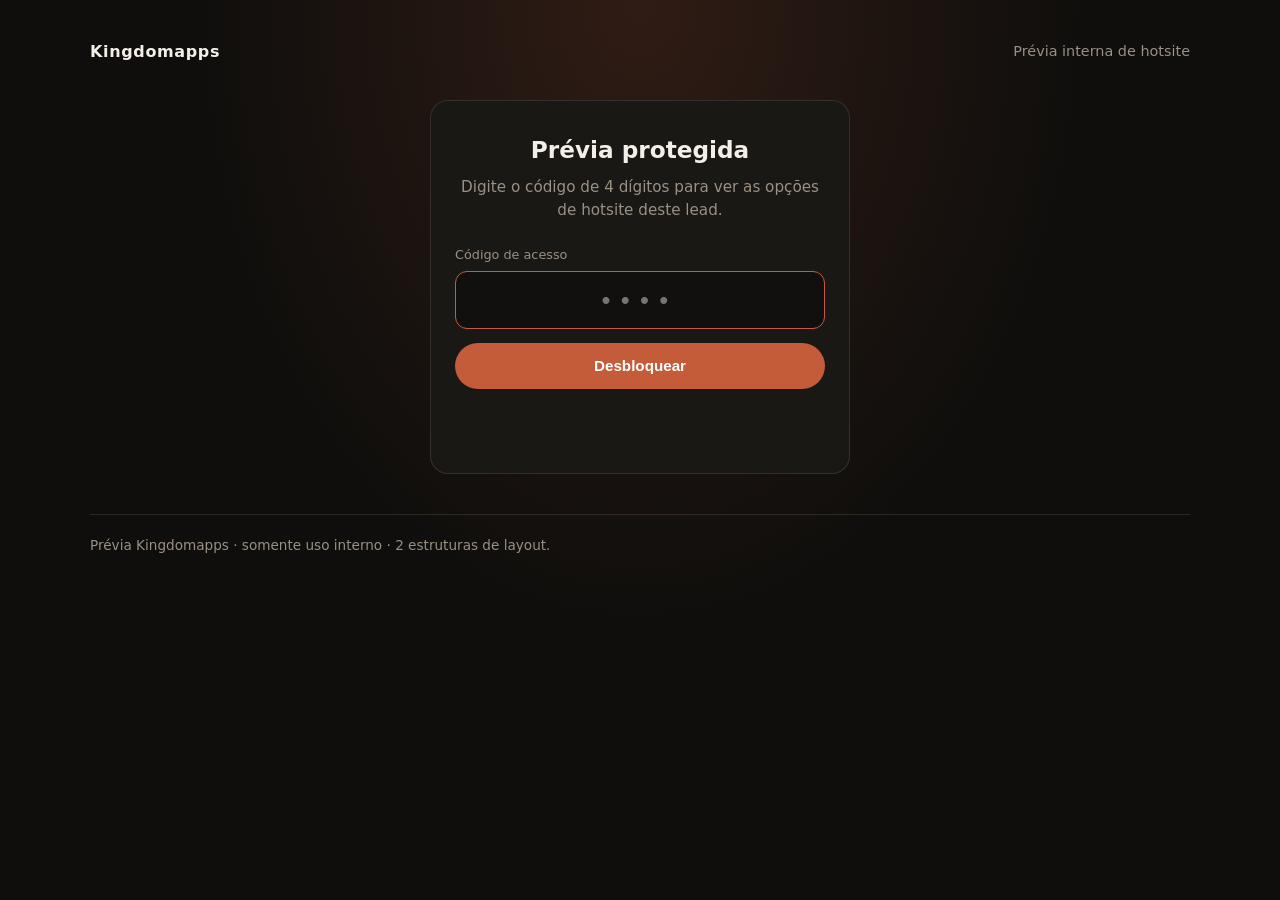
<file: index.html>
<!DOCTYPE html>
<html lang="pt-BR">
<head>
  <meta charset="UTF-8" />
  <meta name="viewport" content="width=device-width, initial-scale=1" />
  <meta name="robots" content="noindex, nofollow" />
  <title>Kingdomapps · Prévia Dona Chocólatra</title>
  <link rel="stylesheet" href="gate.css" />
</head>
<body>
  <div class="shell">
    <div class="brand-row">
      <strong>Kingdomapps</strong>
      <span>Prévia interna de hotsite</span>
    </div>

    <!-- Locked state: no version paths, names, links or iframes -->
    <section id="lock" class="lock" aria-labelledby="lock-title">
      <h1 id="lock-title">Prévia protegida</h1>
      <p>Digite o código de 4 dígitos para ver as opções de hotsite deste lead.</p>
      <form id="pin-form" autocomplete="off">
        <label for="pin-input">Código de acesso</label>
        <input
          id="pin-input"
          name="pin"
          type="password"
          inputmode="numeric"
          pattern="[0-9]*"
          maxlength="4"
          placeholder="••••"
          required
          autofocus
        />
        <button type="submit">Desbloquear</button>
        <p class="err" id="pin-err" role="alert"></p>
      </form>
    </section>

    <!-- Unlocked: populated only by gate.js after auth -->
    <section id="gallery" class="hidden" aria-labelledby="gallery-title">
      <div class="toolbar">
        <button type="button" id="logout">Bloquear de novo</button>
      </div>
      <div class="gallery-head">
        <h1 id="gallery-title">Dona Chocólatra</h1>
        <p>Mesmo conteúdo nas duas versões — muda a estrutura do layout (composição, ordem e tratamento das seções). Abra em nova aba para navegar com calma.</p>
      </div>
      <div class="cards" id="cards"></div>
    </section>

    <footer>
      Prévia Kingdomapps · somente uso interno · 2 estruturas de layout.</footer>
  </div>
  <script src="gate.js"></script>
</body>
</html>
</file>
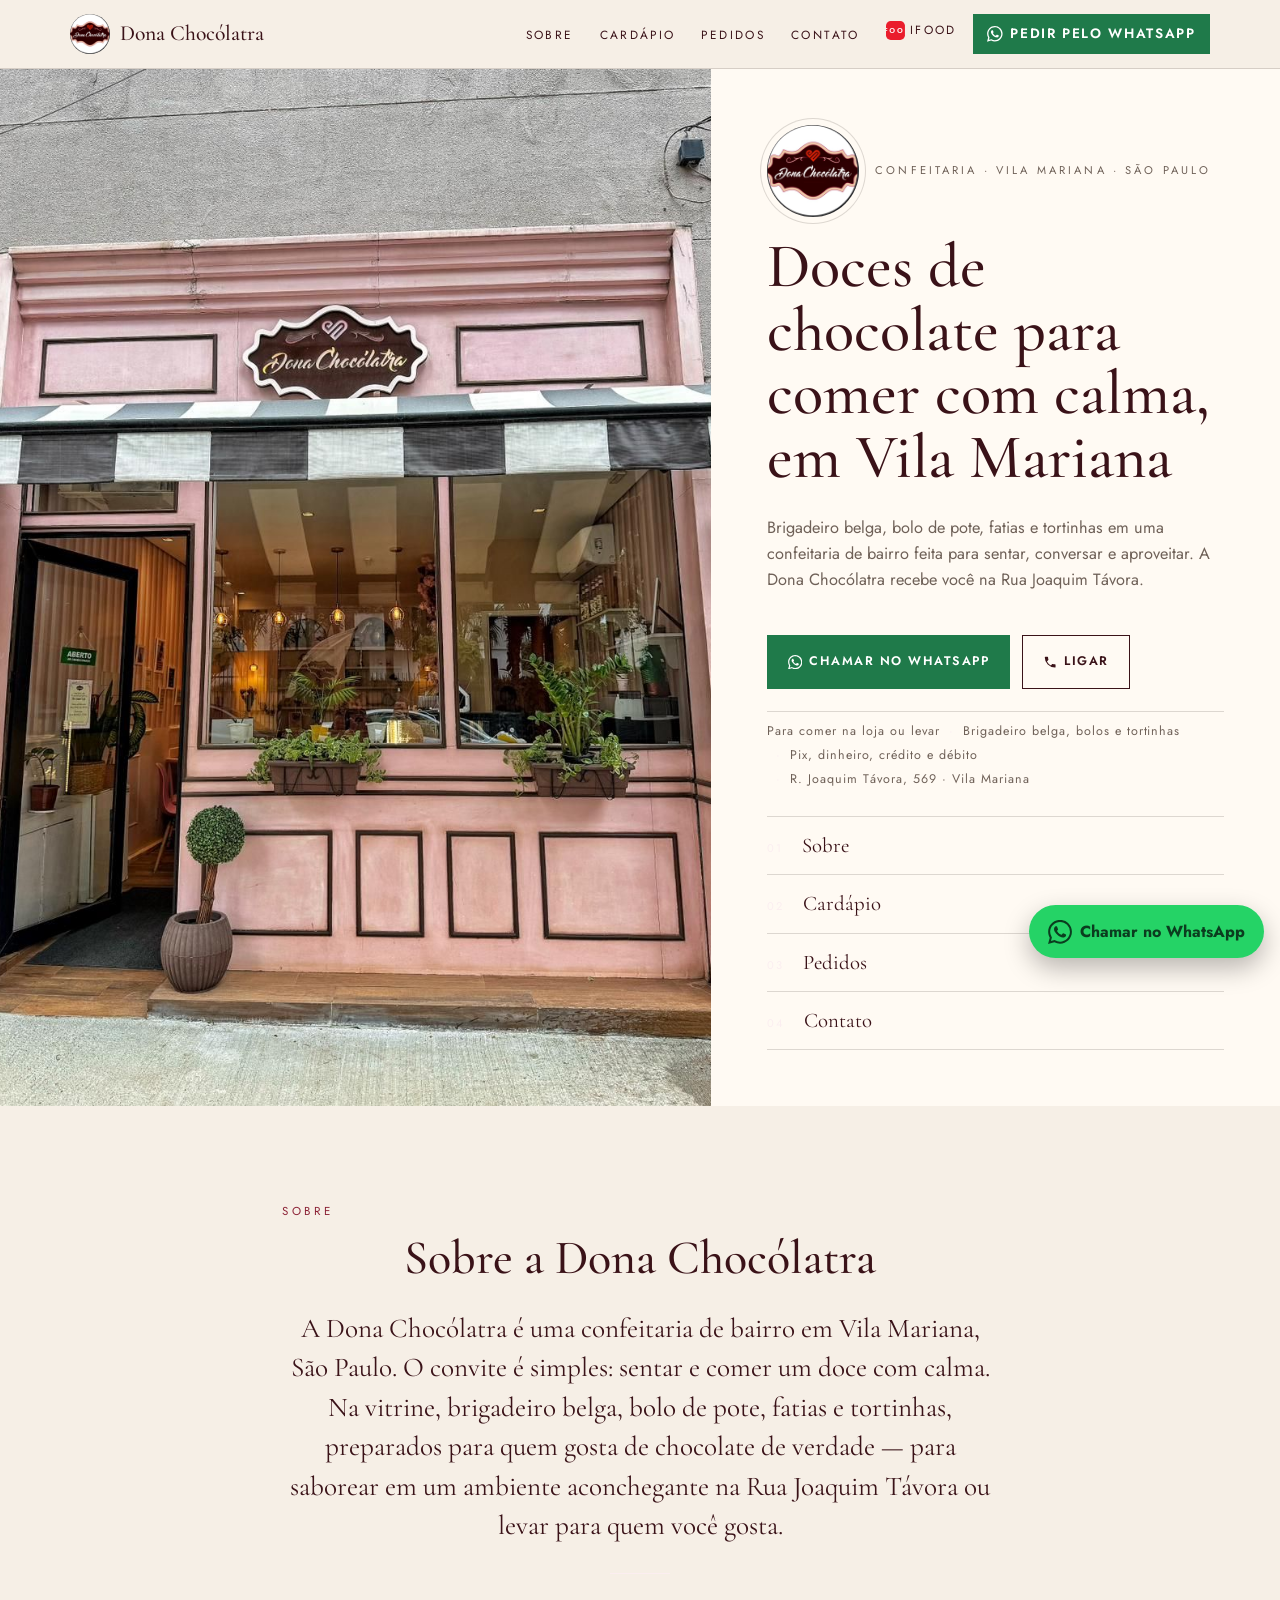
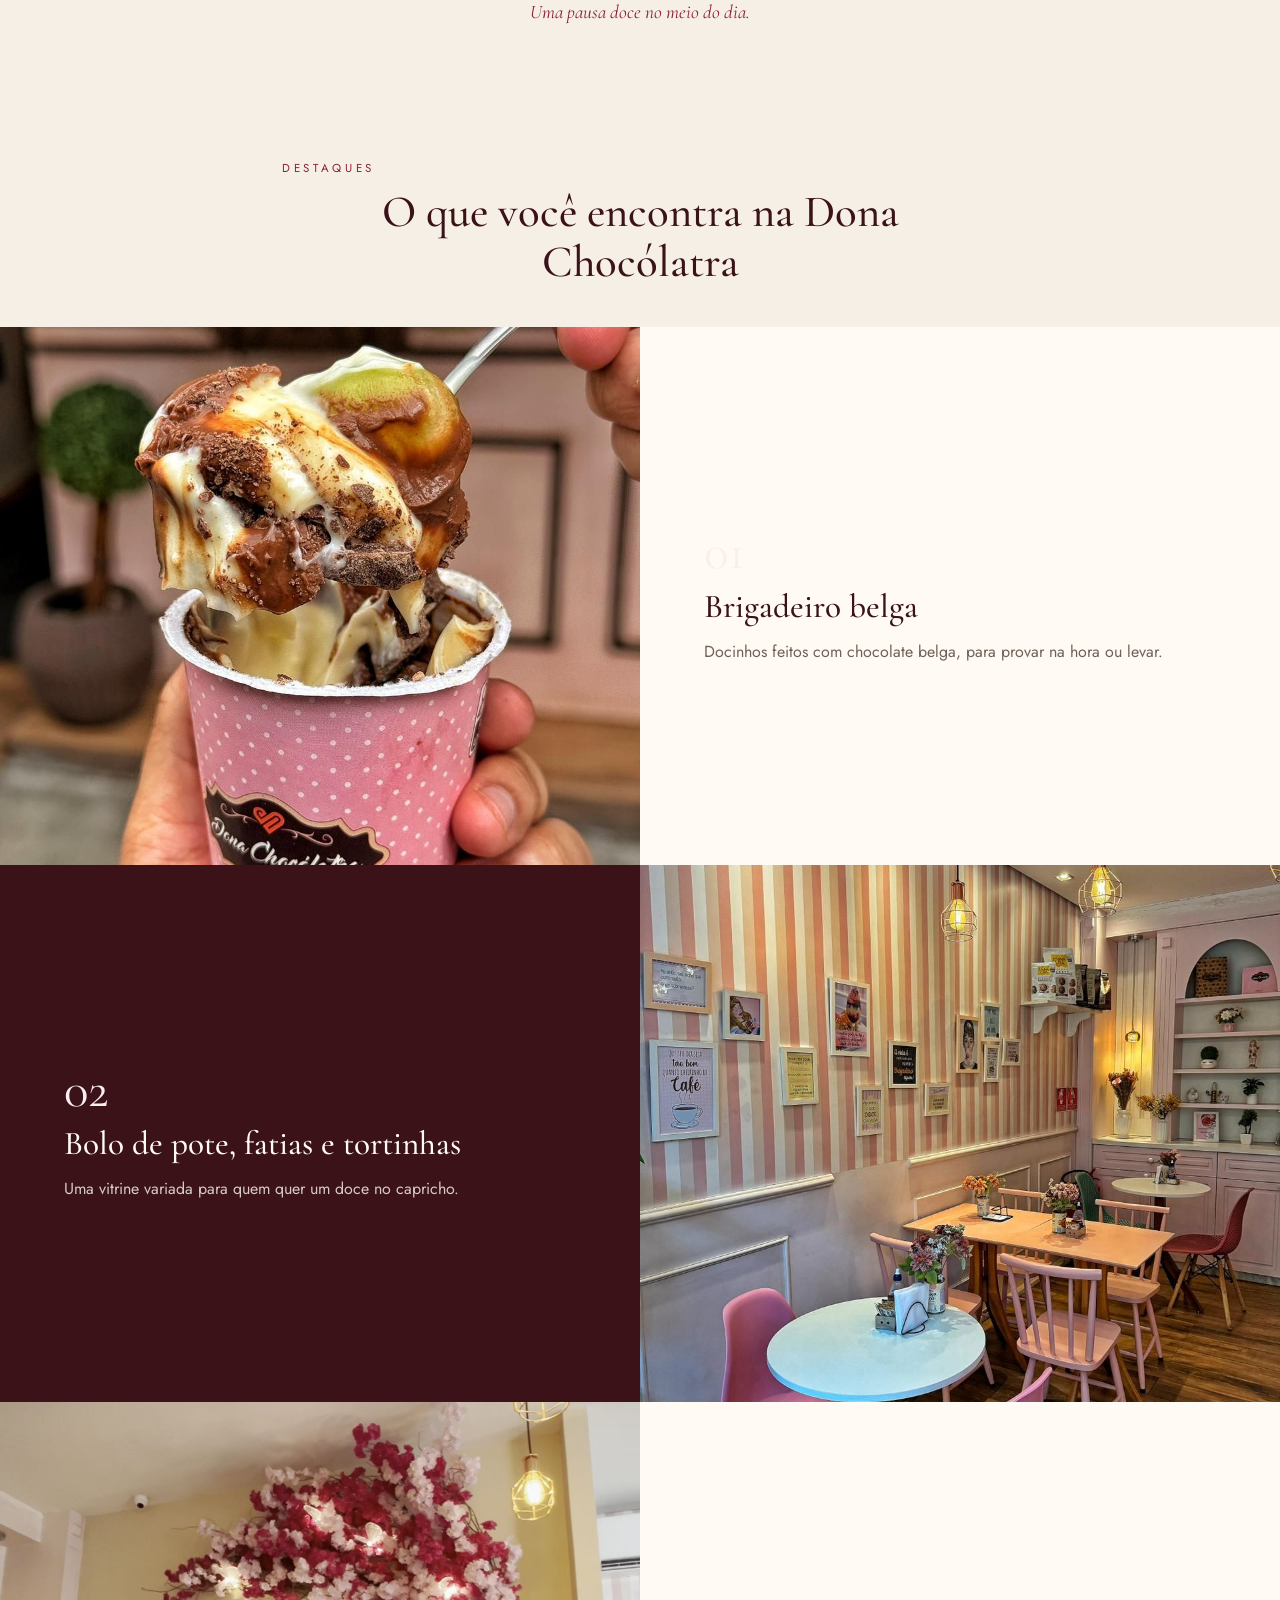
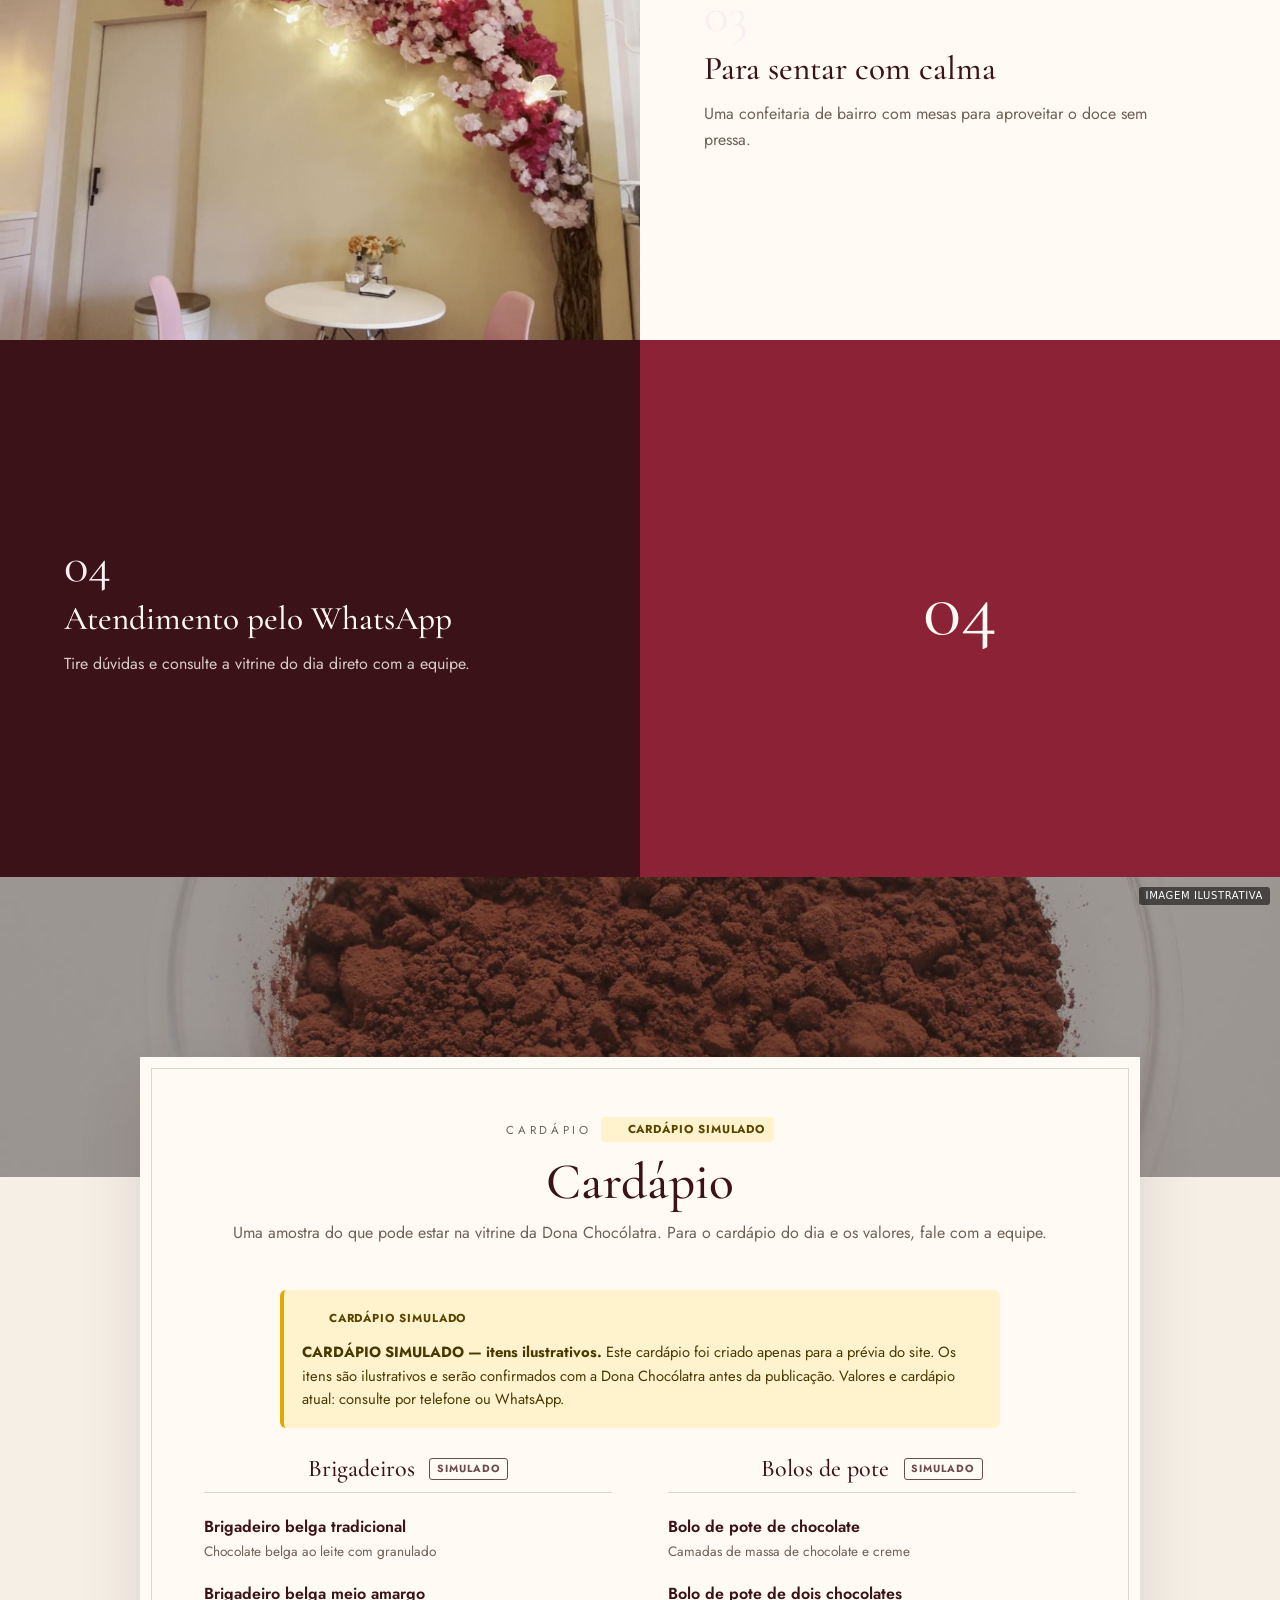
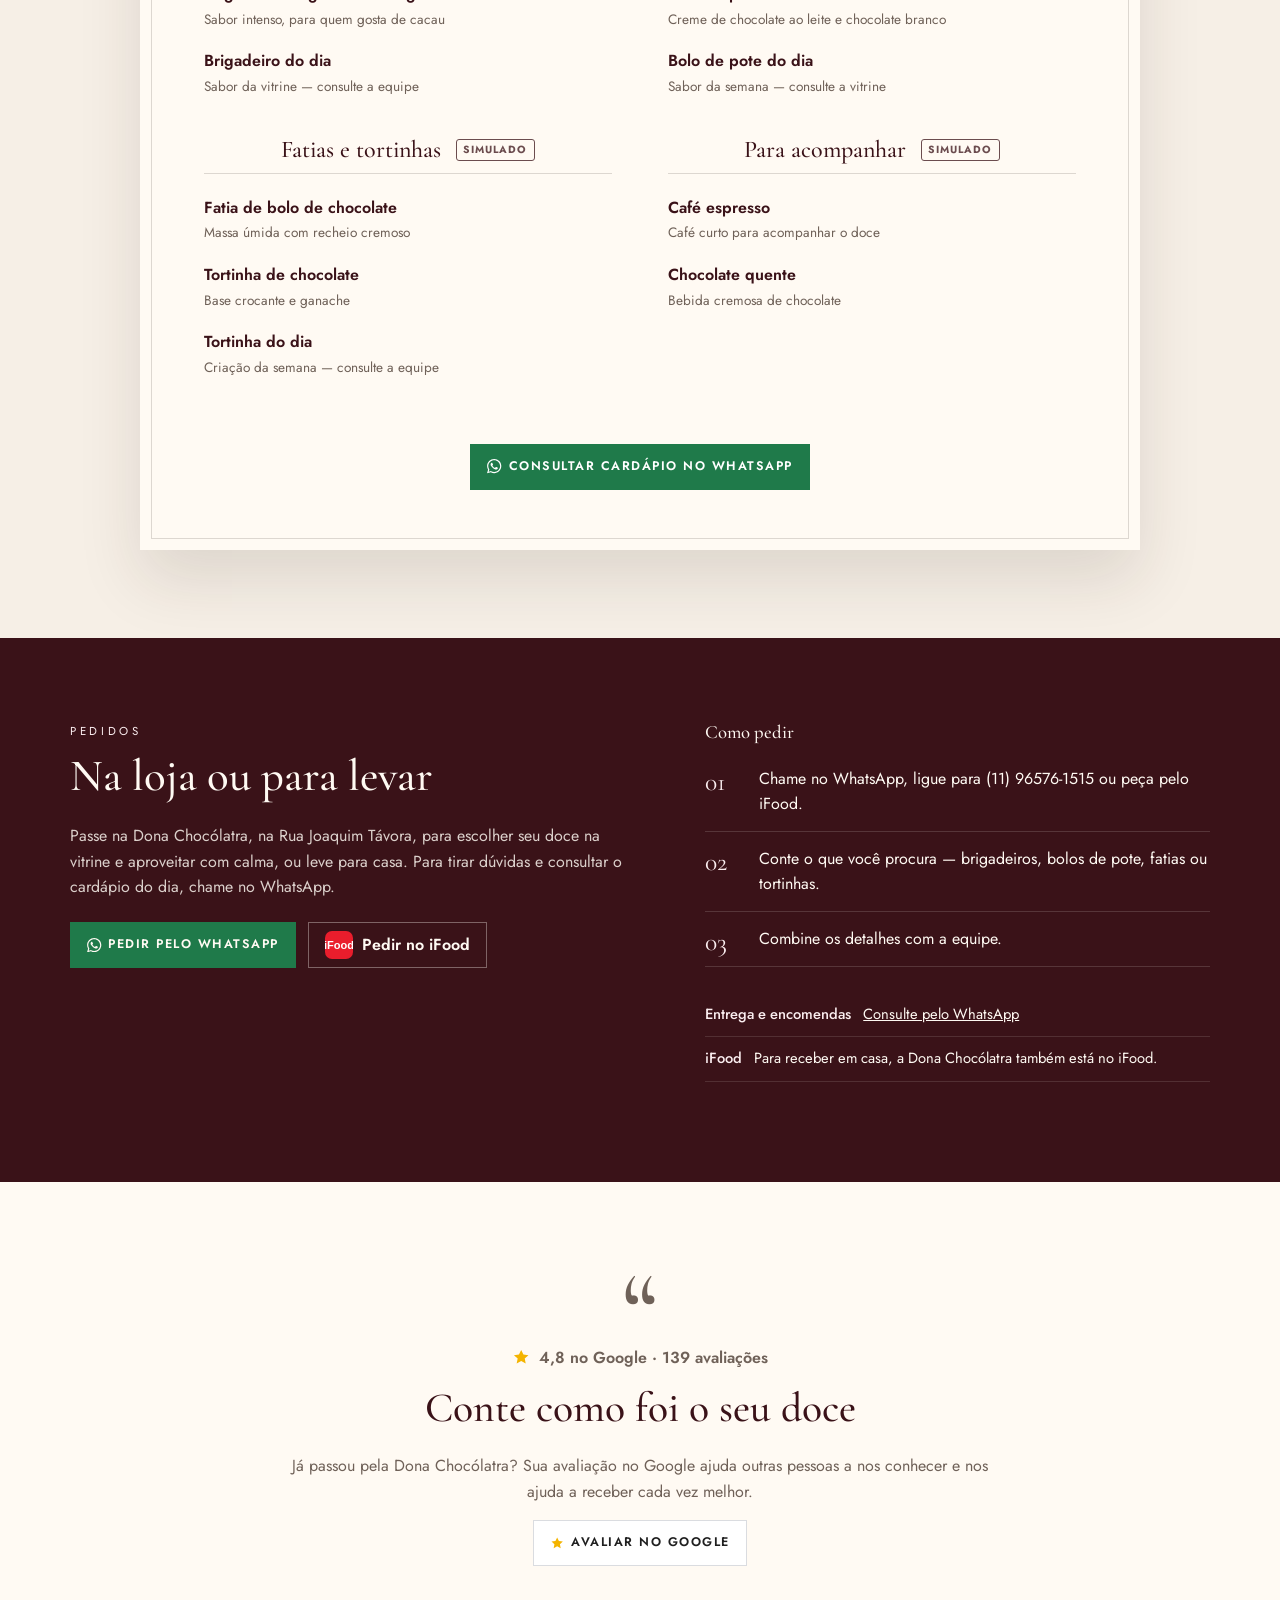
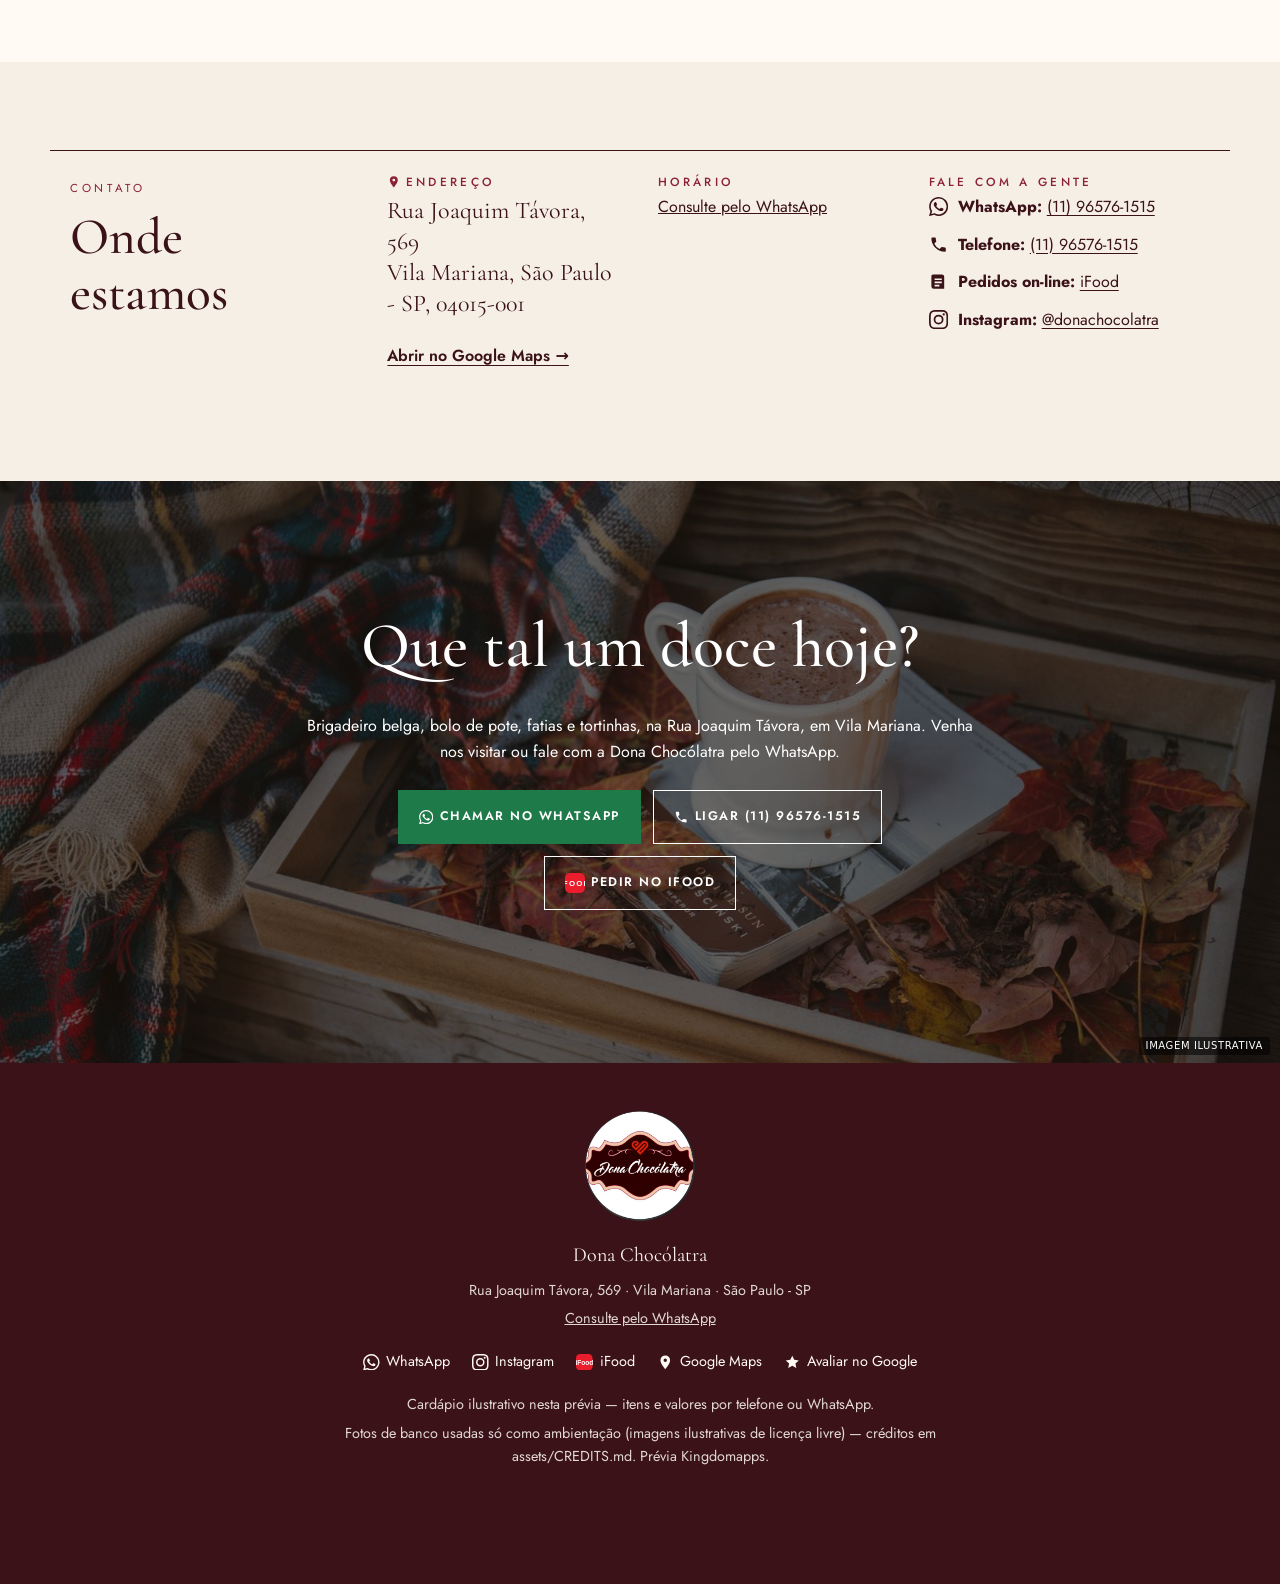
<file: v1/index.html>
<!DOCTYPE html>
<html lang="pt-BR">
<head>
<meta charset="UTF-8" />
<meta name="viewport" content="width=device-width, initial-scale=1" />
<meta name="robots" content="noindex, nofollow" />
<title>Dona Chocólatra | Confeitaria em Vila Mariana, São Paulo</title>
<meta name="description" content="Confeitaria de bairro em Vila Mariana, na Rua Joaquim Távora. Brigadeiro belga, bolo de pote, fatias e tortinhas para comer com calma na loja ou levar. Chame a Dona Chocólatra no WhatsApp." />
<meta name="theme-color" content="#3a1218" />
<link rel="preconnect" href="https://fonts.googleapis.com" />
<link rel="preconnect" href="https://fonts.gstatic.com" crossorigin />
<link rel="stylesheet" href="https://fonts.googleapis.com/css2?family=Cormorant+Garamond:ital,wght@0,500;0,600;1,500&family=Jost:wght@400;500;600&display=swap" />
<link rel="stylesheet" href="../assets/core.css" />
<link rel="stylesheet" href="../assets/E01.css" />
<link rel="stylesheet" href="../assets/lead.css" />
<style>:root{--brand:#8c2236;--brand2:#fbeef0;--brand-ink:#3a1218}</style>
</head>
<body class="est-E01" data-hours='{}' data-hours-unknown='[]'>
<!-- Kingdomapps · estrutura E01 (Vitrine editorial) · v1 · copy: copy.md -->
<a class="skip" href="#conteudo">Pular para o conteúdo</a>
<header class="site-header e1-header" id="header">
  <div class="wrap header-inner">
    <a class="brand" href="#topo" aria-label="Dona Chocólatra — início"><img class="brand-logo" src="../assets/img/logo.jpg" width="400" height="400" alt="Logotipo Dona Chocólatra — placa vinho com coração vermelho e nome em letra cursiva" /><span class="brand-word">Dona Chocólatra</span></a>
    <nav class="site-nav" id="site-nav" aria-label="Principal"><ul><li><a href="#sobre">Sobre</a></li><li><a href="#cardapio">Cardápio</a></li><li><a href="#entrega">Pedidos</a></li><li><a href="#contato">Contato</a></li><li class="nav-ifood"><a href="https://www.ifood.com.br/delivery/sao-paulo-sp/dona-chocolatra---doces-vila-mariana/298e9577-3425-4cb9-b59a-ba75bb12e1cf" target="_blank" rel="noopener"><svg viewBox="0 0 24 24" aria-hidden="true" focusable="false"><rect width="24" height="24" rx="6" fill="#ea1d2c"/><text x="12" y="15.6" text-anchor="middle" font-family="Arial,Helvetica,sans-serif" font-weight="700" font-size="9.5" fill="#fff">iFood</text></svg><span>iFood</span></a></li></ul></nav>
    <a class="btn btn-wa btn-sm header-cta" href="https://wa.me/5511965761515?text=Ol%C3%A1%21%20Vim%20pelo%20site%20da%20Dona%20Choc%C3%B3latra%20e%20gostaria%20de%20mais%20informa%C3%A7%C3%B5es." target="_blank" rel="noopener"><svg viewBox="0 0 24 24" aria-hidden="true" focusable="false"><path fill="currentColor" d="M17.47 14.38c-.3-.15-1.76-.87-2.03-.97-.27-.1-.47-.15-.67.15-.2.3-.77.97-.94 1.16-.17.2-.35.22-.64.07-.3-.15-1.26-.46-2.39-1.47-.88-.79-1.48-1.76-1.65-2.06-.17-.3-.02-.46.13-.6.13-.14.3-.35.45-.52.15-.17.2-.3.3-.5.1-.2.05-.37-.03-.52-.07-.15-.67-1.61-.92-2.2-.24-.58-.49-.5-.67-.51h-.57c-.2 0-.52.07-.8.37-.27.3-1.04 1.02-1.04 2.48s1.07 2.88 1.21 3.07c.15.2 2.1 3.2 5.08 4.49.71.31 1.26.49 1.7.63.71.22 1.36.19 1.87.12.57-.09 1.76-.72 2-1.41.25-.7.25-1.29.18-1.41-.08-.13-.27-.2-.57-.35zM12.05 21.78a9.87 9.87 0 0 1-5.03-1.38l-.36-.21-3.74.98 1-3.65-.24-.37a9.86 9.86 0 0 1-1.51-5.26c0-5.45 4.44-9.88 9.89-9.88 2.64 0 5.12 1.03 6.99 2.9a9.83 9.83 0 0 1 2.89 6.99c0 5.45-4.44 9.88-9.89 9.88zm8.41-18.3A11.82 11.82 0 0 0 12.05 0C5.5 0 .16 5.34.16 11.89c0 2.1.55 4.14 1.59 5.95L.06 24l6.3-1.65a11.88 11.88 0 0 0 5.69 1.45c6.55 0 11.89-5.34 11.89-11.89 0-3.18-1.24-6.17-3.48-8.41z"/></svg><span>Pedir pelo WhatsApp</span></a>
    <button class="nav-toggle" type="button" aria-expanded="false" aria-controls="site-nav"><span class="sr-only">Abrir menu</span><span class="bars" aria-hidden="true"></span></button>
  </div>
</header>
<main id="conteudo">
<section class="e1-hero" id="topo" aria-labelledby="hero-title">
  <figure class="e1-hero-photo"><img src="../assets/img/fotos-foto-1.jpg" width="960" height="1280" alt="Fachada rosa da Dona Chocólatra na Rua Joaquim Távora, com toldo listrado e plantas na janela" fetchpriority="high" /></figure>
  <div class="e1-hero-panel">
    <div class="e1-hero-top"><img class="e1-emblem" src="../assets/img/logo.jpg" width="400" height="400" alt="Logotipo Dona Chocólatra — placa vinho com coração vermelho e nome em letra cursiva" /><p class="e1-eyebrow">Confeitaria · Vila Mariana · São Paulo</p></div>
    <h1 id="hero-title">Doces de chocolate para comer com calma, em Vila Mariana</h1>
    <p class="e1-lead">Brigadeiro belga, bolo de pote, fatias e tortinhas em uma confeitaria de bairro feita para sentar, conversar e aproveitar. A Dona Chocólatra recebe você na Rua Joaquim Távora.</p>
    <div class="hero-ctas"><a class="btn btn-wa btn-lg" href="https://wa.me/5511965761515?text=Ol%C3%A1%21%20Vim%20pelo%20site%20da%20Dona%20Choc%C3%B3latra%20e%20gostaria%20de%20mais%20informa%C3%A7%C3%B5es." target="_blank" rel="noopener"><svg viewBox="0 0 24 24" aria-hidden="true" focusable="false"><path fill="currentColor" d="M17.47 14.38c-.3-.15-1.76-.87-2.03-.97-.27-.1-.47-.15-.67.15-.2.3-.77.97-.94 1.16-.17.2-.35.22-.64.07-.3-.15-1.26-.46-2.39-1.47-.88-.79-1.48-1.76-1.65-2.06-.17-.3-.02-.46.13-.6.13-.14.3-.35.45-.52.15-.17.2-.3.3-.5.1-.2.05-.37-.03-.52-.07-.15-.67-1.61-.92-2.2-.24-.58-.49-.5-.67-.51h-.57c-.2 0-.52.07-.8.37-.27.3-1.04 1.02-1.04 2.48s1.07 2.88 1.21 3.07c.15.2 2.1 3.2 5.08 4.49.71.31 1.26.49 1.7.63.71.22 1.36.19 1.87.12.57-.09 1.76-.72 2-1.41.25-.7.25-1.29.18-1.41-.08-.13-.27-.2-.57-.35zM12.05 21.78a9.87 9.87 0 0 1-5.03-1.38l-.36-.21-3.74.98 1-3.65-.24-.37a9.86 9.86 0 0 1-1.51-5.26c0-5.45 4.44-9.88 9.89-9.88 2.64 0 5.12 1.03 6.99 2.9a9.83 9.83 0 0 1 2.89 6.99c0 5.45-4.44 9.88-9.89 9.88zm8.41-18.3A11.82 11.82 0 0 0 12.05 0C5.5 0 .16 5.34.16 11.89c0 2.1.55 4.14 1.59 5.95L.06 24l6.3-1.65a11.88 11.88 0 0 0 5.69 1.45c6.55 0 11.89-5.34 11.89-11.89 0-3.18-1.24-6.17-3.48-8.41z"/></svg><span>Chamar no WhatsApp</span></a><a class="btn btn-ghost btn-lg btn-tel" href="tel:+5511965761515"><svg viewBox="0 0 24 24" aria-hidden="true" focusable="false"><path fill="currentColor" d="M6.6 10.8a15.1 15.1 0 0 0 6.6 6.6l2.2-2.2a1 1 0 0 1 1-.25 11.4 11.4 0 0 0 3.6.57 1 1 0 0 1 1 1V20a1 1 0 0 1-1 1A17 17 0 0 1 3 4a1 1 0 0 1 1-1h3.5a1 1 0 0 1 1 1c0 1.25.2 2.45.57 3.57a1 1 0 0 1-.25 1z"/></svg><span>Ligar</span></a></div>
    <ul class="e1-chips"><li>Para comer na loja ou levar</li><li>Brigadeiro belga, bolos e tortinhas</li><li>Pix, dinheiro, crédito e débito</li><li>R. Joaquim Távora, 569 · Vila Mariana</li></ul>
    <nav class="e1-index" aria-label="Nesta página"><ol><li><a href="#sobre"><span class="e1-idx">01</span><span>Sobre</span></a></li><li><a href="#cardapio"><span class="e1-idx">02</span><span>Cardápio</span></a></li><li><a href="#entrega"><span class="e1-idx">03</span><span>Pedidos</span></a></li><li><a href="#contato"><span class="e1-idx">04</span><span>Contato</span></a></li></ol></nav>
  </div>
</section>
<section class="e1-sobre" id="sobre" aria-labelledby="sobre-title">
  <div class="e1-narrow">
    <p class="e1-kicker">Sobre</p>
    <h2 id="sobre-title">Sobre a Dona Chocólatra</h2>
    <p class="e1-intro">A Dona Chocólatra é uma confeitaria de bairro em Vila Mariana, São Paulo. O convite é simples: sentar e comer um doce com calma. Na vitrine, brigadeiro belga, bolo de pote, fatias e tortinhas, preparados para quem gosta de chocolate de verdade — para saborear em um ambiente aconchegante na Rua Joaquim Távora ou levar para quem você gosta.</p>
    <p class="e1-sign">Uma pausa doce no meio do dia.</p>
  </div>
</section>
<section class="e1-dest" id="destaques" aria-labelledby="dest-title">
  <div class="e1-narrow"><p class="e1-kicker">Destaques</p><h2 id="dest-title">O que você encontra na Dona Chocólatra</h2></div>
  <ol class="e1-rows"><li class="e1-row"><figure class="e1-row-media"><img src="../assets/img/fotos-foto-3.jpg" width="960" height="1280" alt="Copo da Dona Chocólatra com sobremesa de chocolate e creme" loading="lazy" decoding="async" /></figure>
      <div class="e1-row-text"><span class="e1-num" aria-hidden="true">01</span><h3>Brigadeiro belga</h3><p>Docinhos feitos com chocolate belga, para provar na hora ou levar.</p></div></li><li class="e1-row e1-flip"><figure class="e1-row-media"><img src="../assets/img/fotos-foto-4.jpg" width="960" height="1280" alt="Salão com parede listrada em rosa, quadros e mesas com flores" loading="lazy" decoding="async" /></figure>
      <div class="e1-row-text"><span class="e1-num" aria-hidden="true">02</span><h3>Bolo de pote, fatias e tortinhas</h3><p>Uma vitrine variada para quem quer um doce no capricho.</p></div></li><li class="e1-row"><figure class="e1-row-media"><img src="../assets/img/fotos-foto-2.jpg" width="1080" height="1920" alt="Mesa redonda com cadeiras rosa sob galho de flores decorativo" loading="lazy" decoding="async" /></figure>
      <div class="e1-row-text"><span class="e1-num" aria-hidden="true">03</span><h3>Para sentar com calma</h3><p>Uma confeitaria de bairro com mesas para aproveitar o doce sem pressa.</p></div></li><li class="e1-row e1-flip"><div class="e1-row-media e1-row-block" aria-hidden="true"><span>04</span></div>
      <div class="e1-row-text"><span class="e1-num" aria-hidden="true">04</span><h3>Atendimento pelo WhatsApp</h3><p>Tire dúvidas e consulte a vitrine do dia direto com a equipe.</p></div></li></ol>
</section>
<section class="e1-menu cardapio" id="cardapio" aria-labelledby="menu-title">
  <div class="amb amb-menu" style="--amb:url('../assets/img/ambiente-cocoa-powder.jpg')" aria-hidden="true"><span class="amb-tag">Imagem ilustrativa</span></div>
  <div class="e1-paper">
    <header class="e1-paper-head"><p class="e1-kicker">Cardápio <span class="sim-badge">Cardápio simulado</span></p>
      <h2 id="menu-title">Cardápio</h2><p>Uma amostra do que pode estar na vitrine da Dona Chocólatra. Para o cardápio do dia e os valores, fale com a equipe.</p></header>
    <div class="sim-notice" role="note"><span class="sim-badge">Cardápio simulado</span><p><strong>CARDÁPIO SIMULADO — itens ilustrativos.</strong> Este cardápio foi criado apenas para a prévia do site. Os itens são ilustrativos e serão confirmados com a Dona Chocólatra antes da publicação. Valores e cardápio atual: consulte por telefone ou WhatsApp.</p></div><div class="menu-panel menu-flat"><h3 class="menu-cat">Brigadeiros <span class="sim-tag">Simulado</span></h3><ul class="menu-list"><li class="mi"><span class="mi-name">Brigadeiro belga tradicional</span><span class="mi-desc">Chocolate belga ao leite com granulado</span></li><li class="mi"><span class="mi-name">Brigadeiro belga meio amargo</span><span class="mi-desc">Sabor intenso, para quem gosta de cacau</span></li><li class="mi"><span class="mi-name">Brigadeiro do dia</span><span class="mi-desc">Sabor da vitrine — consulte a equipe</span></li></ul></div><div class="menu-panel menu-flat"><h3 class="menu-cat">Bolos de pote <span class="sim-tag">Simulado</span></h3><ul class="menu-list"><li class="mi"><span class="mi-name">Bolo de pote de chocolate</span><span class="mi-desc">Camadas de massa de chocolate e creme</span></li><li class="mi"><span class="mi-name">Bolo de pote de dois chocolates</span><span class="mi-desc">Creme de chocolate ao leite e chocolate branco</span></li><li class="mi"><span class="mi-name">Bolo de pote do dia</span><span class="mi-desc">Sabor da semana — consulte a vitrine</span></li></ul></div><div class="menu-panel menu-flat"><h3 class="menu-cat">Fatias e tortinhas <span class="sim-tag">Simulado</span></h3><ul class="menu-list"><li class="mi"><span class="mi-name">Fatia de bolo de chocolate</span><span class="mi-desc">Massa úmida com recheio cremoso</span></li><li class="mi"><span class="mi-name">Tortinha de chocolate</span><span class="mi-desc">Base crocante e ganache</span></li><li class="mi"><span class="mi-name">Tortinha do dia</span><span class="mi-desc">Criação da semana — consulte a equipe</span></li></ul></div><div class="menu-panel menu-flat"><h3 class="menu-cat">Para acompanhar <span class="sim-tag">Simulado</span></h3><ul class="menu-list"><li class="mi"><span class="mi-name">Café espresso</span><span class="mi-desc">Café curto para acompanhar o doce</span></li><li class="mi"><span class="mi-name">Chocolate quente</span><span class="mi-desc">Bebida cremosa de chocolate</span></li></ul></div>
    <div class="menu-cta"><a class="btn btn-wa" href="https://wa.me/5511965761515?text=Ol%C3%A1%21%20Vim%20pelo%20site%20da%20Dona%20Choc%C3%B3latra%20e%20gostaria%20de%20mais%20informa%C3%A7%C3%B5es." target="_blank" rel="noopener"><svg viewBox="0 0 24 24" aria-hidden="true" focusable="false"><path fill="currentColor" d="M17.47 14.38c-.3-.15-1.76-.87-2.03-.97-.27-.1-.47-.15-.67.15-.2.3-.77.97-.94 1.16-.17.2-.35.22-.64.07-.3-.15-1.26-.46-2.39-1.47-.88-.79-1.48-1.76-1.65-2.06-.17-.3-.02-.46.13-.6.13-.14.3-.35.45-.52.15-.17.2-.3.3-.5.1-.2.05-.37-.03-.52-.07-.15-.67-1.61-.92-2.2-.24-.58-.49-.5-.67-.51h-.57c-.2 0-.52.07-.8.37-.27.3-1.04 1.02-1.04 2.48s1.07 2.88 1.21 3.07c.15.2 2.1 3.2 5.08 4.49.71.31 1.26.49 1.7.63.71.22 1.36.19 1.87.12.57-.09 1.76-.72 2-1.41.25-.7.25-1.29.18-1.41-.08-.13-.27-.2-.57-.35zM12.05 21.78a9.87 9.87 0 0 1-5.03-1.38l-.36-.21-3.74.98 1-3.65-.24-.37a9.86 9.86 0 0 1-1.51-5.26c0-5.45 4.44-9.88 9.89-9.88 2.64 0 5.12 1.03 6.99 2.9a9.83 9.83 0 0 1 2.89 6.99c0 5.45-4.44 9.88-9.89 9.88zm8.41-18.3A11.82 11.82 0 0 0 12.05 0C5.5 0 .16 5.34.16 11.89c0 2.1.55 4.14 1.59 5.95L.06 24l6.3-1.65a11.88 11.88 0 0 0 5.69 1.45c6.55 0 11.89-5.34 11.89-11.89 0-3.18-1.24-6.17-3.48-8.41z"/></svg><span>Consultar cardápio no WhatsApp</span></a></div>
  </div>
</section>
<section class="e1-orders" id="entrega" aria-labelledby="ent-title">
  <div class="wrap e1-orders-grid">
    <div><p class="e1-kicker">Pedidos</p><h2 id="ent-title">Na loja ou para levar</h2><p>Passe na Dona Chocólatra, na Rua Joaquim Távora, para escolher seu doce na vitrine e aproveitar com calma, ou leve para casa. Para tirar dúvidas e consultar o cardápio do dia, chame no WhatsApp.</p><div class="order-links"><a class="btn btn-wa" href="https://wa.me/5511965761515?text=Ol%C3%A1%21%20Vim%20pelo%20site%20da%20Dona%20Choc%C3%B3latra%20e%20gostaria%20de%20mais%20informa%C3%A7%C3%B5es." target="_blank" rel="noopener"><svg viewBox="0 0 24 24" aria-hidden="true" focusable="false"><path fill="currentColor" d="M17.47 14.38c-.3-.15-1.76-.87-2.03-.97-.27-.1-.47-.15-.67.15-.2.3-.77.97-.94 1.16-.17.2-.35.22-.64.07-.3-.15-1.26-.46-2.39-1.47-.88-.79-1.48-1.76-1.65-2.06-.17-.3-.02-.46.13-.6.13-.14.3-.35.45-.52.15-.17.2-.3.3-.5.1-.2.05-.37-.03-.52-.07-.15-.67-1.61-.92-2.2-.24-.58-.49-.5-.67-.51h-.57c-.2 0-.52.07-.8.37-.27.3-1.04 1.02-1.04 2.48s1.07 2.88 1.21 3.07c.15.2 2.1 3.2 5.08 4.49.71.31 1.26.49 1.7.63.71.22 1.36.19 1.87.12.57-.09 1.76-.72 2-1.41.25-.7.25-1.29.18-1.41-.08-.13-.27-.2-.57-.35zM12.05 21.78a9.87 9.87 0 0 1-5.03-1.38l-.36-.21-3.74.98 1-3.65-.24-.37a9.86 9.86 0 0 1-1.51-5.26c0-5.45 4.44-9.88 9.89-9.88 2.64 0 5.12 1.03 6.99 2.9a9.83 9.83 0 0 1 2.89 6.99c0 5.45-4.44 9.88-9.89 9.88zm8.41-18.3A11.82 11.82 0 0 0 12.05 0C5.5 0 .16 5.34.16 11.89c0 2.1.55 4.14 1.59 5.95L.06 24l6.3-1.65a11.88 11.88 0 0 0 5.69 1.45c6.55 0 11.89-5.34 11.89-11.89 0-3.18-1.24-6.17-3.48-8.41z"/></svg><span>Pedir pelo WhatsApp</span></a><a class="app-link app-ifood" href="https://www.ifood.com.br/delivery/sao-paulo-sp/dona-chocolatra---doces-vila-mariana/298e9577-3425-4cb9-b59a-ba75bb12e1cf" target="_blank" rel="noopener"><svg viewBox="0 0 24 24" aria-hidden="true" focusable="false"><rect width="24" height="24" rx="6" fill="#ea1d2c"/><text x="12" y="15.6" text-anchor="middle" font-family="Arial,Helvetica,sans-serif" font-weight="700" font-size="9.5" fill="#fff">iFood</text></svg><span>Pedir no iFood</span></a></div></div>
    <div><h3>Como pedir</h3><ol class="e1-steps"><li>Chame no WhatsApp, ligue para (11) 96576-1515 ou peça pelo iFood.</li><li>Conte o que você procura — brigadeiros, bolos de pote, fatias ou tortinhas.</li><li>Combine os detalhes com a equipe.</li></ol><dl class="e1-kv"><div><dt>Entrega e encomendas</dt><dd><a href="https://wa.me/5511965761515?text=Ol%C3%A1%21%20Vim%20pelo%20site%20da%20Dona%20Choc%C3%B3latra%20e%20gostaria%20de%20mais%20informa%C3%A7%C3%B5es." target="_blank" rel="noopener">Consulte pelo WhatsApp</a></dd></div><div><dt>iFood</dt><dd>Para receber em casa, a Dona Chocólatra também está no iFood.</dd></div></dl></div>
  </div>
</section>
<section class="e1-review" id="avaliar" aria-labelledby="av-title">
  <div class="e1-narrow">
    <p class="e1-quote-mark" aria-hidden="true">“</p>
    <p class="selo"><svg viewBox="0 0 24 24" aria-hidden="true" focusable="false"><path fill="currentColor" d="M12 2.5l2.9 6 6.6.8-4.9 4.5 1.3 6.5L12 17.1l-5.9 3.2 1.3-6.5L2.5 9.3l6.6-.8z"/></svg><span>4,8 no Google · 139 avaliações</span></p>
    <h2 id="av-title">Conte como foi o seu doce</h2><p>Já passou pela Dona Chocólatra? Sua avaliação no Google ajuda outras pessoas a nos conhecer e nos ajuda a receber cada vez melhor.</p><a class="btn btn-review" href="https://search.google.com/local/writereview?placeid=ChIJ6TzaPtZbzpQRmnqxLxA_ln4" target="_blank" rel="noopener"><svg viewBox="0 0 24 24" aria-hidden="true" focusable="false"><path fill="currentColor" d="M12 2.5l2.9 6 6.6.8-4.9 4.5 1.3 6.5L12 17.1l-5.9 3.2 1.3-6.5L2.5 9.3l6.6-.8z"/></svg><span>Avaliar no Google</span></a>
  </div>
</section>
<section class="e1-contact" id="contato" aria-labelledby="ct-title">
  <div class="wrap e1-contact-grid">
    <div class="e1-contact-head"><p class="e1-kicker">Contato</p><h2 id="ct-title">Onde estamos</h2></div>
    <div class="ct-card ct-addr"><h3><svg viewBox="0 0 24 24" aria-hidden="true" focusable="false"><path fill="currentColor" d="M12 2a7 7 0 0 0-7 7c0 5.25 7 13 7 13s7-7.75 7-13a7 7 0 0 0-7-7zm0 9.5a2.5 2.5 0 1 1 0-5 2.5 2.5 0 0 1 0 5z"/></svg><span>Endereço</span></h3><p>Rua Joaquim Távora, 569<br />Vila Mariana, São Paulo - SP, 04015-001</p><a class="text-link" href="https://www.google.com/maps/place/?q=place_id:ChIJ6TzaPtZbzpQRmnqxLxA_ln4" target="_blank" rel="noopener">Abrir no Google Maps →</a></div>
    <div class="ct-card ct-hours"><h3>Horário</h3><p><a href="https://wa.me/5511965761515?text=Ol%C3%A1%21%20Vim%20pelo%20site%20da%20Dona%20Choc%C3%B3latra%20e%20gostaria%20de%20mais%20informa%C3%A7%C3%B5es." target="_blank" rel="noopener">Consulte pelo WhatsApp</a></p></div>
    <div class="ct-card"><h3>Fale com a gente</h3><ul class="ct-list"><li><svg viewBox="0 0 24 24" aria-hidden="true" focusable="false"><path fill="currentColor" d="M17.47 14.38c-.3-.15-1.76-.87-2.03-.97-.27-.1-.47-.15-.67.15-.2.3-.77.97-.94 1.16-.17.2-.35.22-.64.07-.3-.15-1.26-.46-2.39-1.47-.88-.79-1.48-1.76-1.65-2.06-.17-.3-.02-.46.13-.6.13-.14.3-.35.45-.52.15-.17.2-.3.3-.5.1-.2.05-.37-.03-.52-.07-.15-.67-1.61-.92-2.2-.24-.58-.49-.5-.67-.51h-.57c-.2 0-.52.07-.8.37-.27.3-1.04 1.02-1.04 2.48s1.07 2.88 1.21 3.07c.15.2 2.1 3.2 5.08 4.49.71.31 1.26.49 1.7.63.71.22 1.36.19 1.87.12.57-.09 1.76-.72 2-1.41.25-.7.25-1.29.18-1.41-.08-.13-.27-.2-.57-.35zM12.05 21.78a9.87 9.87 0 0 1-5.03-1.38l-.36-.21-3.74.98 1-3.65-.24-.37a9.86 9.86 0 0 1-1.51-5.26c0-5.45 4.44-9.88 9.89-9.88 2.64 0 5.12 1.03 6.99 2.9a9.83 9.83 0 0 1 2.89 6.99c0 5.45-4.44 9.88-9.89 9.88zm8.41-18.3A11.82 11.82 0 0 0 12.05 0C5.5 0 .16 5.34.16 11.89c0 2.1.55 4.14 1.59 5.95L.06 24l6.3-1.65a11.88 11.88 0 0 0 5.69 1.45c6.55 0 11.89-5.34 11.89-11.89 0-3.18-1.24-6.17-3.48-8.41z"/></svg><span><strong>WhatsApp:</strong> <a href="https://wa.me/5511965761515?text=Ol%C3%A1%21%20Vim%20pelo%20site%20da%20Dona%20Choc%C3%B3latra%20e%20gostaria%20de%20mais%20informa%C3%A7%C3%B5es." target="_blank" rel="noopener">(11) 96576-1515</a></span></li><li><svg viewBox="0 0 24 24" aria-hidden="true" focusable="false"><path fill="currentColor" d="M6.6 10.8a15.1 15.1 0 0 0 6.6 6.6l2.2-2.2a1 1 0 0 1 1-.25 11.4 11.4 0 0 0 3.6.57 1 1 0 0 1 1 1V20a1 1 0 0 1-1 1A17 17 0 0 1 3 4a1 1 0 0 1 1-1h3.5a1 1 0 0 1 1 1c0 1.25.2 2.45.57 3.57a1 1 0 0 1-.25 1z"/></svg><span><strong>Telefone:</strong> <a href="tel:+5511965761515">(11) 96576-1515</a></span></li><li><svg viewBox="0 0 24 24" aria-hidden="true" focusable="false"><path fill="currentColor" d="M5 3h11a3 3 0 0 1 3 3v15H6a3 3 0 0 1-3-3V5a2 2 0 0 1 2-2zm2 5v2h9V8H7zm0 4v2h9v-2H7zm0 4v2h6v-2H7z"/></svg><span><strong>Pedidos on-line:</strong> <a href="https://www.ifood.com.br/delivery/sao-paulo-sp/dona-chocolatra---doces-vila-mariana/298e9577-3425-4cb9-b59a-ba75bb12e1cf" target="_blank" rel="noopener">iFood</a></span></li><li><svg viewBox="0 0 24 24" aria-hidden="true" focusable="false"><path fill="currentColor" d="M12 2.2c3.2 0 3.58.01 4.85.07 3.25.15 4.77 1.69 4.92 4.92.06 1.27.07 1.65.07 4.85s-.01 3.58-.07 4.85c-.15 3.23-1.66 4.77-4.92 4.92-1.27.06-1.65.07-4.85.07s-3.58-.01-4.85-.07c-3.26-.15-4.77-1.7-4.92-4.92C2.17 15.58 2.16 15.2 2.16 12s.01-3.58.07-4.85C2.38 3.92 3.9 2.38 7.15 2.23 8.42 2.17 8.8 2.16 12 2.16zM12 0C8.74 0 8.33.01 7.05.07 2.7.27.27 2.69.07 7.05.01 8.33 0 8.74 0 12s.01 3.67.07 4.95c.2 4.36 2.62 6.78 6.98 6.98C8.33 23.99 8.74 24 12 24s3.67-.01 4.95-.07c4.35-.2 6.78-2.62 6.98-6.98.06-1.28.07-1.69.07-4.95s-.01-3.67-.07-4.95c-.2-4.35-2.62-6.78-6.98-6.98C15.67.01 15.26 0 12 0zm0 5.84a6.16 6.16 0 1 0 0 12.32 6.16 6.16 0 0 0 0-12.32zM12 16a4 4 0 1 1 0-8 4 4 0 0 1 0 8zm6.4-11.85a1.44 1.44 0 1 0 0 2.88 1.44 1.44 0 0 0 0-2.88z"/></svg><span><strong>Instagram:</strong> <a href="https://instagram.com/donachocolatra" target="_blank" rel="noopener">@donachocolatra</a></span></li></ul></div>
  </div>
</section>
<section class="e1-cta cta-final" id="cta-final" aria-labelledby="cta-title">
  <div class="amb amb-cta" style="--amb:url('../assets/img/ambiente-hot-chocolate.jpg')" aria-hidden="true"><span class="amb-tag">Imagem ilustrativa</span></div>
  <div class="e1-cta-inner"><h2 id="cta-title">Que tal um doce hoje?</h2><p>Brigadeiro belga, bolo de pote, fatias e tortinhas, na Rua Joaquim Távora, em Vila Mariana. Venha nos visitar ou fale com a Dona Chocólatra pelo WhatsApp.</p><div class="hero-ctas"><a class="btn btn-wa btn-lg" href="https://wa.me/5511965761515?text=Ol%C3%A1%21%20Vim%20pelo%20site%20da%20Dona%20Choc%C3%B3latra%20e%20gostaria%20de%20mais%20informa%C3%A7%C3%B5es." target="_blank" rel="noopener"><svg viewBox="0 0 24 24" aria-hidden="true" focusable="false"><path fill="currentColor" d="M17.47 14.38c-.3-.15-1.76-.87-2.03-.97-.27-.1-.47-.15-.67.15-.2.3-.77.97-.94 1.16-.17.2-.35.22-.64.07-.3-.15-1.26-.46-2.39-1.47-.88-.79-1.48-1.76-1.65-2.06-.17-.3-.02-.46.13-.6.13-.14.3-.35.45-.52.15-.17.2-.3.3-.5.1-.2.05-.37-.03-.52-.07-.15-.67-1.61-.92-2.2-.24-.58-.49-.5-.67-.51h-.57c-.2 0-.52.07-.8.37-.27.3-1.04 1.02-1.04 2.48s1.07 2.88 1.21 3.07c.15.2 2.1 3.2 5.08 4.49.71.31 1.26.49 1.7.63.71.22 1.36.19 1.87.12.57-.09 1.76-.72 2-1.41.25-.7.25-1.29.18-1.41-.08-.13-.27-.2-.57-.35zM12.05 21.78a9.87 9.87 0 0 1-5.03-1.38l-.36-.21-3.74.98 1-3.65-.24-.37a9.86 9.86 0 0 1-1.51-5.26c0-5.45 4.44-9.88 9.89-9.88 2.64 0 5.12 1.03 6.99 2.9a9.83 9.83 0 0 1 2.89 6.99c0 5.45-4.44 9.88-9.89 9.88zm8.41-18.3A11.82 11.82 0 0 0 12.05 0C5.5 0 .16 5.34.16 11.89c0 2.1.55 4.14 1.59 5.95L.06 24l6.3-1.65a11.88 11.88 0 0 0 5.69 1.45c6.55 0 11.89-5.34 11.89-11.89 0-3.18-1.24-6.17-3.48-8.41z"/></svg><span>Chamar no WhatsApp</span></a><a class="btn btn-ghost btn-lg" href="tel:+5511965761515"><svg viewBox="0 0 24 24" aria-hidden="true" focusable="false"><path fill="currentColor" d="M6.6 10.8a15.1 15.1 0 0 0 6.6 6.6l2.2-2.2a1 1 0 0 1 1-.25 11.4 11.4 0 0 0 3.6.57 1 1 0 0 1 1 1V20a1 1 0 0 1-1 1A17 17 0 0 1 3 4a1 1 0 0 1 1-1h3.5a1 1 0 0 1 1 1c0 1.25.2 2.45.57 3.57a1 1 0 0 1-.25 1z"/></svg><span>Ligar (11) 96576-1515</span></a><a class="btn btn-ghost btn-lg btn-ifood" href="https://www.ifood.com.br/delivery/sao-paulo-sp/dona-chocolatra---doces-vila-mariana/298e9577-3425-4cb9-b59a-ba75bb12e1cf" target="_blank" rel="noopener" aria-label="Pedir na Dona Chocólatra pelo iFood"><svg viewBox="0 0 24 24" aria-hidden="true" focusable="false"><rect width="24" height="24" rx="6" fill="#ea1d2c"/><text x="12" y="15.6" text-anchor="middle" font-family="Arial,Helvetica,sans-serif" font-weight="700" font-size="9.5" fill="#fff">iFood</text></svg><span>Pedir no iFood</span></a></div></div>
</section>
</main>
<footer class="site-footer e1-footer">
  <div class="e1-narrow">
    <img class="e1-foot-logo" src="../assets/img/logo.jpg" width="400" height="400" alt="Logotipo Dona Chocólatra — placa vinho com coração vermelho e nome em letra cursiva" />
    <p class="f-name">Dona Chocólatra</p><p>Rua Joaquim Távora, 569 · Vila Mariana · São Paulo - SP</p><p><a href="https://wa.me/5511965761515?text=Ol%C3%A1%21%20Vim%20pelo%20site%20da%20Dona%20Choc%C3%B3latra%20e%20gostaria%20de%20mais%20informa%C3%A7%C3%B5es." target="_blank" rel="noopener">Consulte pelo WhatsApp</a></p>
    <nav class="f-links" aria-label="Links"><a href="https://wa.me/5511965761515?text=Ol%C3%A1%21%20Vim%20pelo%20site%20da%20Dona%20Choc%C3%B3latra%20e%20gostaria%20de%20mais%20informa%C3%A7%C3%B5es." target="_blank" rel="noopener"><svg viewBox="0 0 24 24" aria-hidden="true" focusable="false"><path fill="currentColor" d="M17.47 14.38c-.3-.15-1.76-.87-2.03-.97-.27-.1-.47-.15-.67.15-.2.3-.77.97-.94 1.16-.17.2-.35.22-.64.07-.3-.15-1.26-.46-2.39-1.47-.88-.79-1.48-1.76-1.65-2.06-.17-.3-.02-.46.13-.6.13-.14.3-.35.45-.52.15-.17.2-.3.3-.5.1-.2.05-.37-.03-.52-.07-.15-.67-1.61-.92-2.2-.24-.58-.49-.5-.67-.51h-.57c-.2 0-.52.07-.8.37-.27.3-1.04 1.02-1.04 2.48s1.07 2.88 1.21 3.07c.15.2 2.1 3.2 5.08 4.49.71.31 1.26.49 1.7.63.71.22 1.36.19 1.87.12.57-.09 1.76-.72 2-1.41.25-.7.25-1.29.18-1.41-.08-.13-.27-.2-.57-.35zM12.05 21.78a9.87 9.87 0 0 1-5.03-1.38l-.36-.21-3.74.98 1-3.65-.24-.37a9.86 9.86 0 0 1-1.51-5.26c0-5.45 4.44-9.88 9.89-9.88 2.64 0 5.12 1.03 6.99 2.9a9.83 9.83 0 0 1 2.89 6.99c0 5.45-4.44 9.88-9.89 9.88zm8.41-18.3A11.82 11.82 0 0 0 12.05 0C5.5 0 .16 5.34.16 11.89c0 2.1.55 4.14 1.59 5.95L.06 24l6.3-1.65a11.88 11.88 0 0 0 5.69 1.45c6.55 0 11.89-5.34 11.89-11.89 0-3.18-1.24-6.17-3.48-8.41z"/></svg><span>WhatsApp</span></a><a href="https://instagram.com/donachocolatra" target="_blank" rel="noopener"><svg viewBox="0 0 24 24" aria-hidden="true" focusable="false"><path fill="currentColor" d="M12 2.2c3.2 0 3.58.01 4.85.07 3.25.15 4.77 1.69 4.92 4.92.06 1.27.07 1.65.07 4.85s-.01 3.58-.07 4.85c-.15 3.23-1.66 4.77-4.92 4.92-1.27.06-1.65.07-4.85.07s-3.58-.01-4.85-.07c-3.26-.15-4.77-1.7-4.92-4.92C2.17 15.58 2.16 15.2 2.16 12s.01-3.58.07-4.85C2.38 3.92 3.9 2.38 7.15 2.23 8.42 2.17 8.8 2.16 12 2.16zM12 0C8.74 0 8.33.01 7.05.07 2.7.27.27 2.69.07 7.05.01 8.33 0 8.74 0 12s.01 3.67.07 4.95c.2 4.36 2.62 6.78 6.98 6.98C8.33 23.99 8.74 24 12 24s3.67-.01 4.95-.07c4.35-.2 6.78-2.62 6.98-6.98.06-1.28.07-1.69.07-4.95s-.01-3.67-.07-4.95c-.2-4.35-2.62-6.78-6.98-6.98C15.67.01 15.26 0 12 0zm0 5.84a6.16 6.16 0 1 0 0 12.32 6.16 6.16 0 0 0 0-12.32zM12 16a4 4 0 1 1 0-8 4 4 0 0 1 0 8zm6.4-11.85a1.44 1.44 0 1 0 0 2.88 1.44 1.44 0 0 0 0-2.88z"/></svg><span>Instagram</span></a><a href="https://www.ifood.com.br/delivery/sao-paulo-sp/dona-chocolatra---doces-vila-mariana/298e9577-3425-4cb9-b59a-ba75bb12e1cf" target="_blank" rel="noopener"><svg viewBox="0 0 24 24" aria-hidden="true" focusable="false"><rect width="24" height="24" rx="6" fill="#ea1d2c"/><text x="12" y="15.6" text-anchor="middle" font-family="Arial,Helvetica,sans-serif" font-weight="700" font-size="9.5" fill="#fff">iFood</text></svg><span>iFood</span></a><a href="https://www.google.com/maps/place/?q=place_id:ChIJ6TzaPtZbzpQRmnqxLxA_ln4" target="_blank" rel="noopener"><svg viewBox="0 0 24 24" aria-hidden="true" focusable="false"><path fill="currentColor" d="M12 2a7 7 0 0 0-7 7c0 5.25 7 13 7 13s7-7.75 7-13a7 7 0 0 0-7-7zm0 9.5a2.5 2.5 0 1 1 0-5 2.5 2.5 0 0 1 0 5z"/></svg><span>Google Maps</span></a><a href="https://search.google.com/local/writereview?placeid=ChIJ6TzaPtZbzpQRmnqxLxA_ln4" target="_blank" rel="noopener"><svg viewBox="0 0 24 24" aria-hidden="true" focusable="false"><path fill="currentColor" d="M12 2.5l2.9 6 6.6.8-4.9 4.5 1.3 6.5L12 17.1l-5.9 3.2 1.3-6.5L2.5 9.3l6.6-.8z"/></svg><span>Avaliar no Google</span></a></nav>
    <p class="f-note">Cardápio ilustrativo nesta prévia — itens e valores por telefone ou WhatsApp.</p>
    <p class="f-credit">Fotos de banco usadas só como ambientação (imagens ilustrativas de licença livre) — créditos em assets/CREDITS.md. Prévia Kingdomapps.</p>
  </div>
</footer>
<a class="wa-float" href="https://wa.me/5511965761515?text=Ol%C3%A1%21%20Vim%20pelo%20site%20da%20Dona%20Choc%C3%B3latra%20e%20gostaria%20de%20mais%20informa%C3%A7%C3%B5es." target="_blank" rel="noopener" aria-label="Chamar a Dona Chocólatra no WhatsApp"><svg viewBox="0 0 24 24" aria-hidden="true" focusable="false"><path fill="currentColor" d="M17.47 14.38c-.3-.15-1.76-.87-2.03-.97-.27-.1-.47-.15-.67.15-.2.3-.77.97-.94 1.16-.17.2-.35.22-.64.07-.3-.15-1.26-.46-2.39-1.47-.88-.79-1.48-1.76-1.65-2.06-.17-.3-.02-.46.13-.6.13-.14.3-.35.45-.52.15-.17.2-.3.3-.5.1-.2.05-.37-.03-.52-.07-.15-.67-1.61-.92-2.2-.24-.58-.49-.5-.67-.51h-.57c-.2 0-.52.07-.8.37-.27.3-1.04 1.02-1.04 2.48s1.07 2.88 1.21 3.07c.15.2 2.1 3.2 5.08 4.49.71.31 1.26.49 1.7.63.71.22 1.36.19 1.87.12.57-.09 1.76-.72 2-1.41.25-.7.25-1.29.18-1.41-.08-.13-.27-.2-.57-.35zM12.05 21.78a9.87 9.87 0 0 1-5.03-1.38l-.36-.21-3.74.98 1-3.65-.24-.37a9.86 9.86 0 0 1-1.51-5.26c0-5.45 4.44-9.88 9.89-9.88 2.64 0 5.12 1.03 6.99 2.9a9.83 9.83 0 0 1 2.89 6.99c0 5.45-4.44 9.88-9.89 9.88zm8.41-18.3A11.82 11.82 0 0 0 12.05 0C5.5 0 .16 5.34.16 11.89c0 2.1.55 4.14 1.59 5.95L.06 24l6.3-1.65a11.88 11.88 0 0 0 5.69 1.45c6.55 0 11.89-5.34 11.89-11.89 0-3.18-1.24-6.17-3.48-8.41z"/></svg><span>Chamar no WhatsApp</span></a>
<script src="../assets/site.js" defer></script>
</body>
</html>
</file>
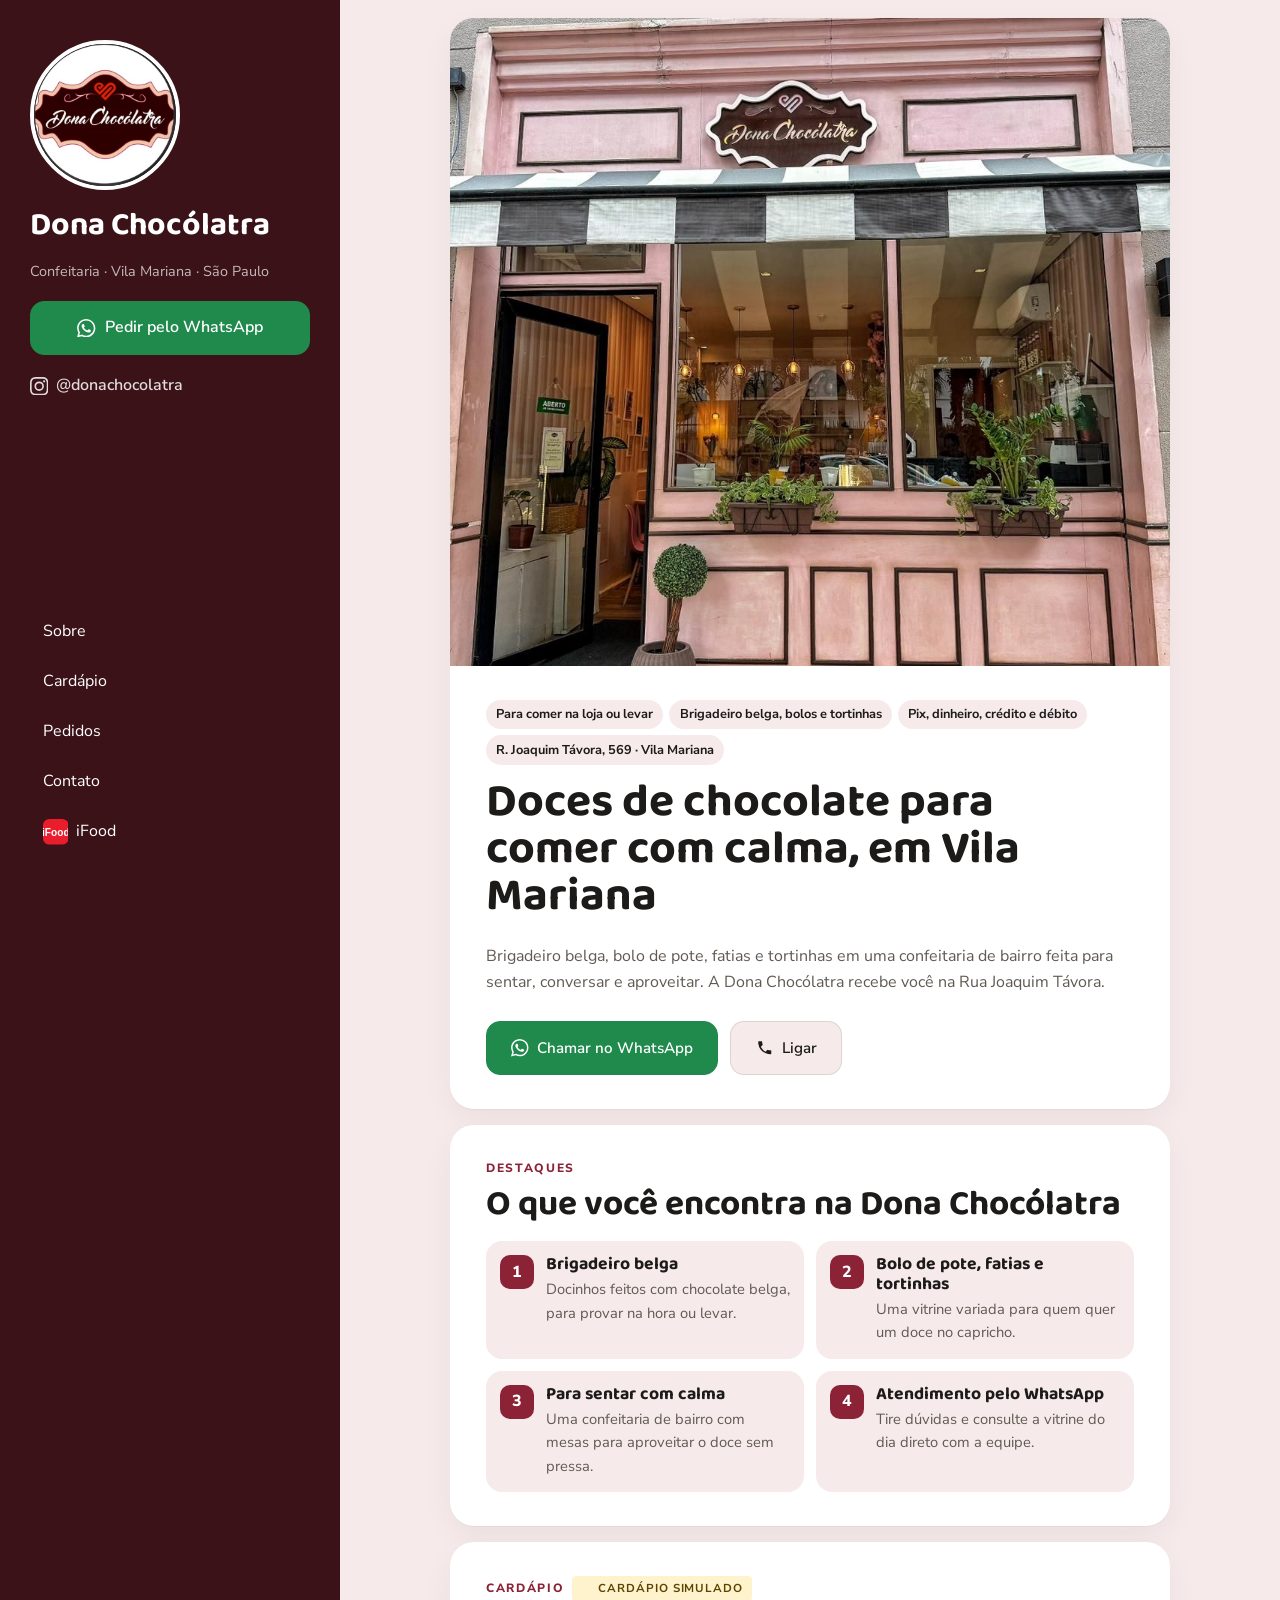
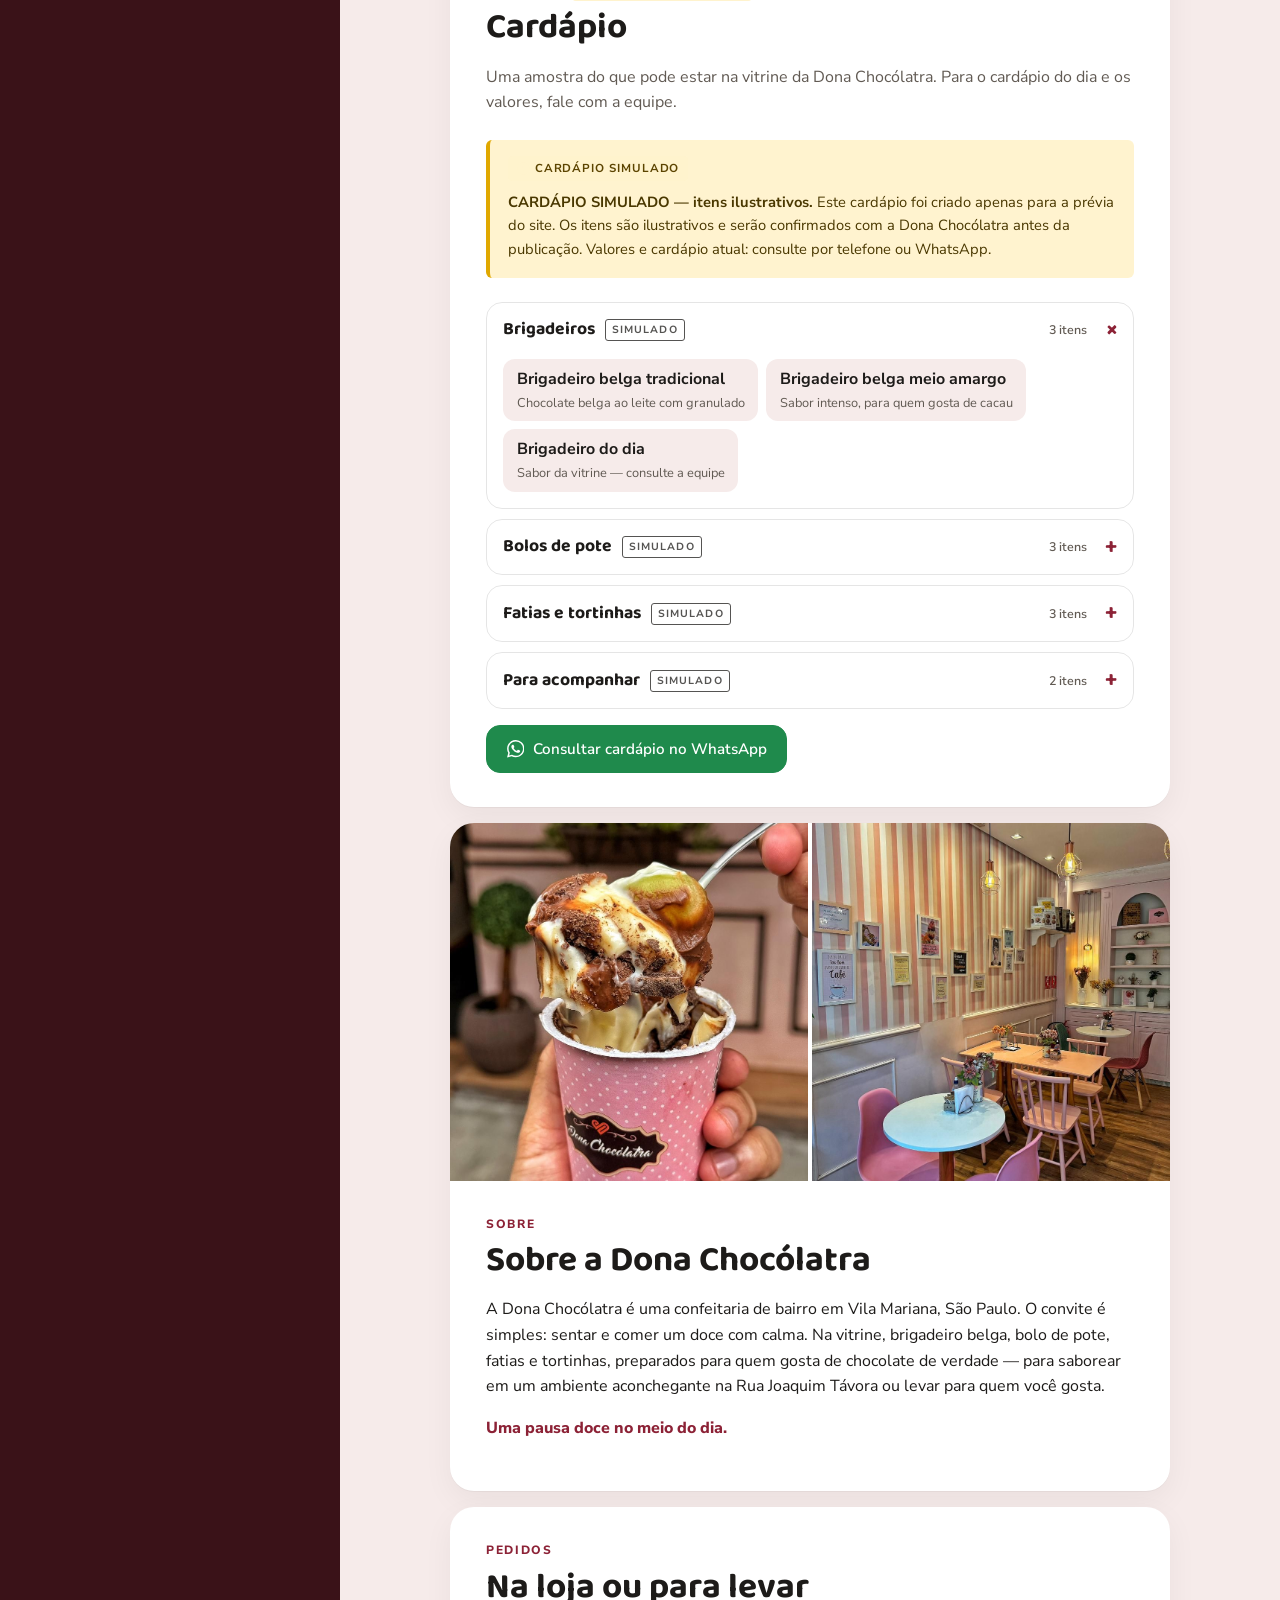
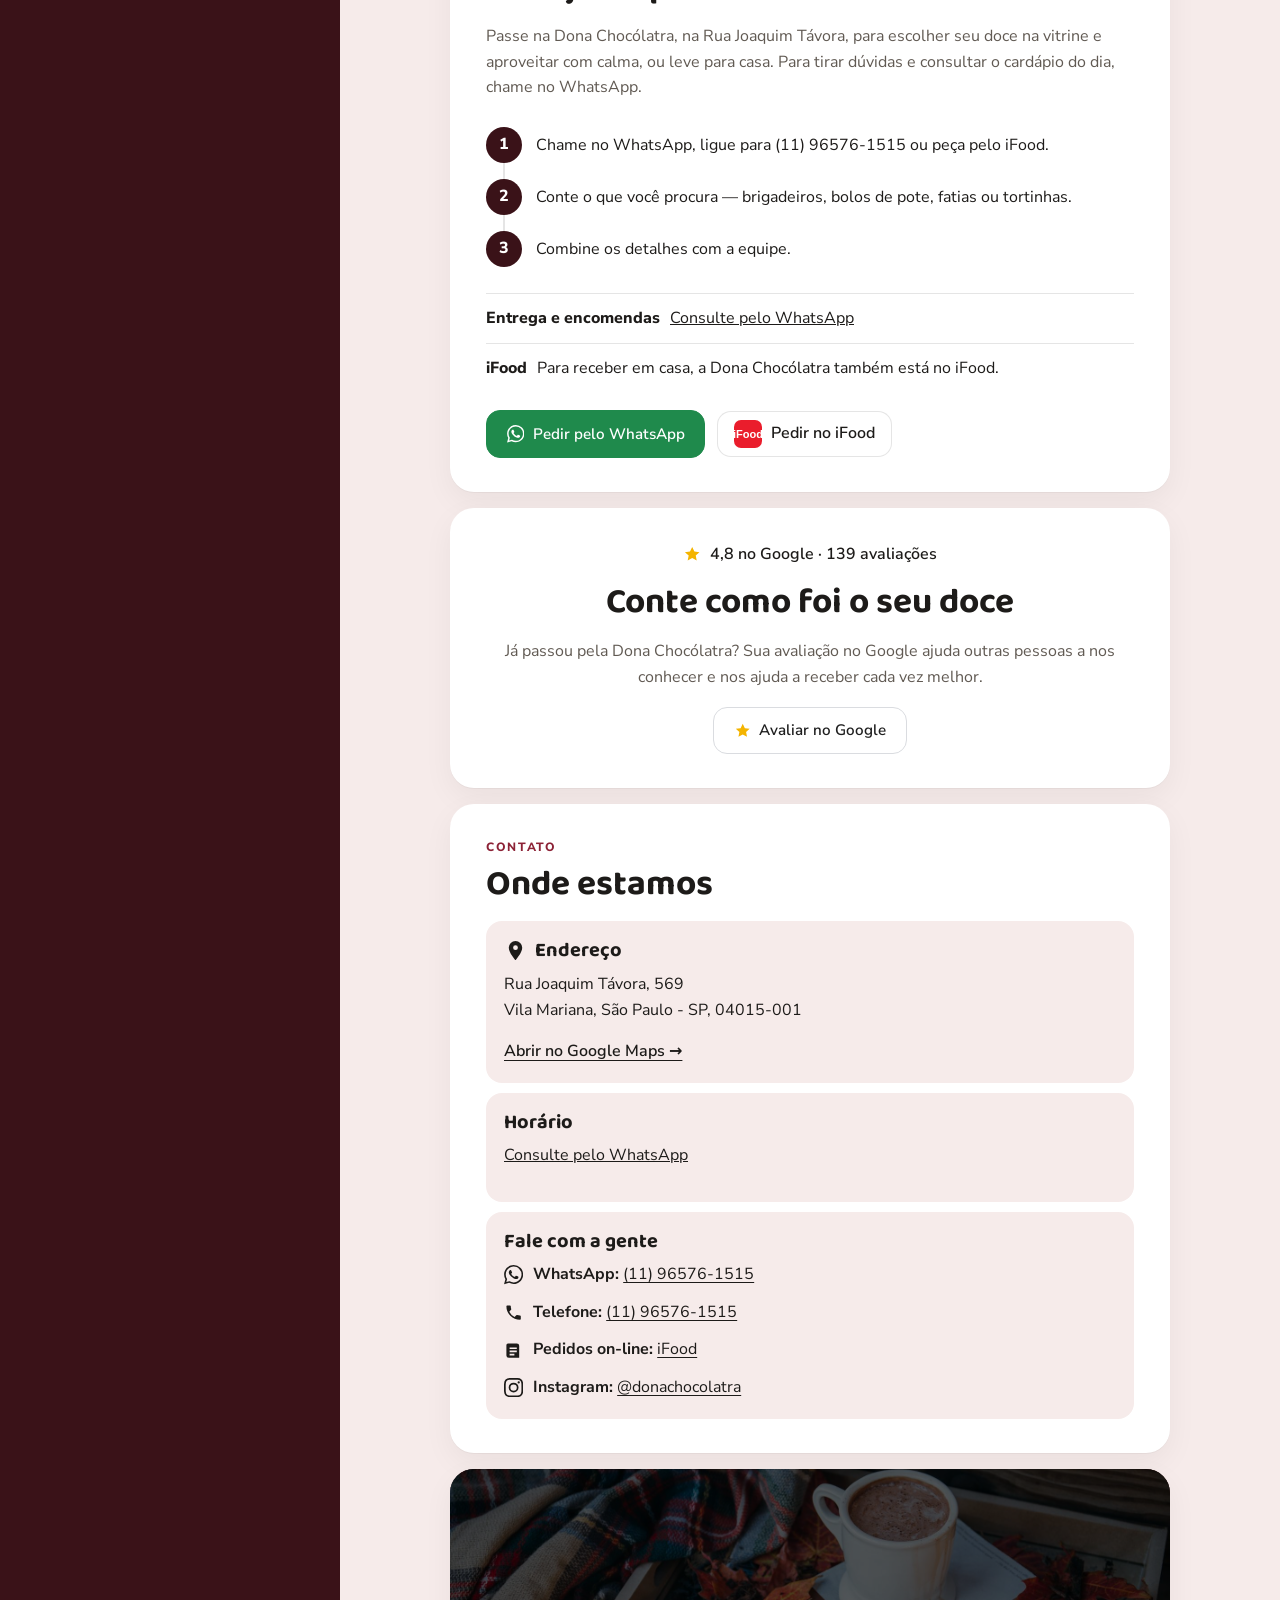
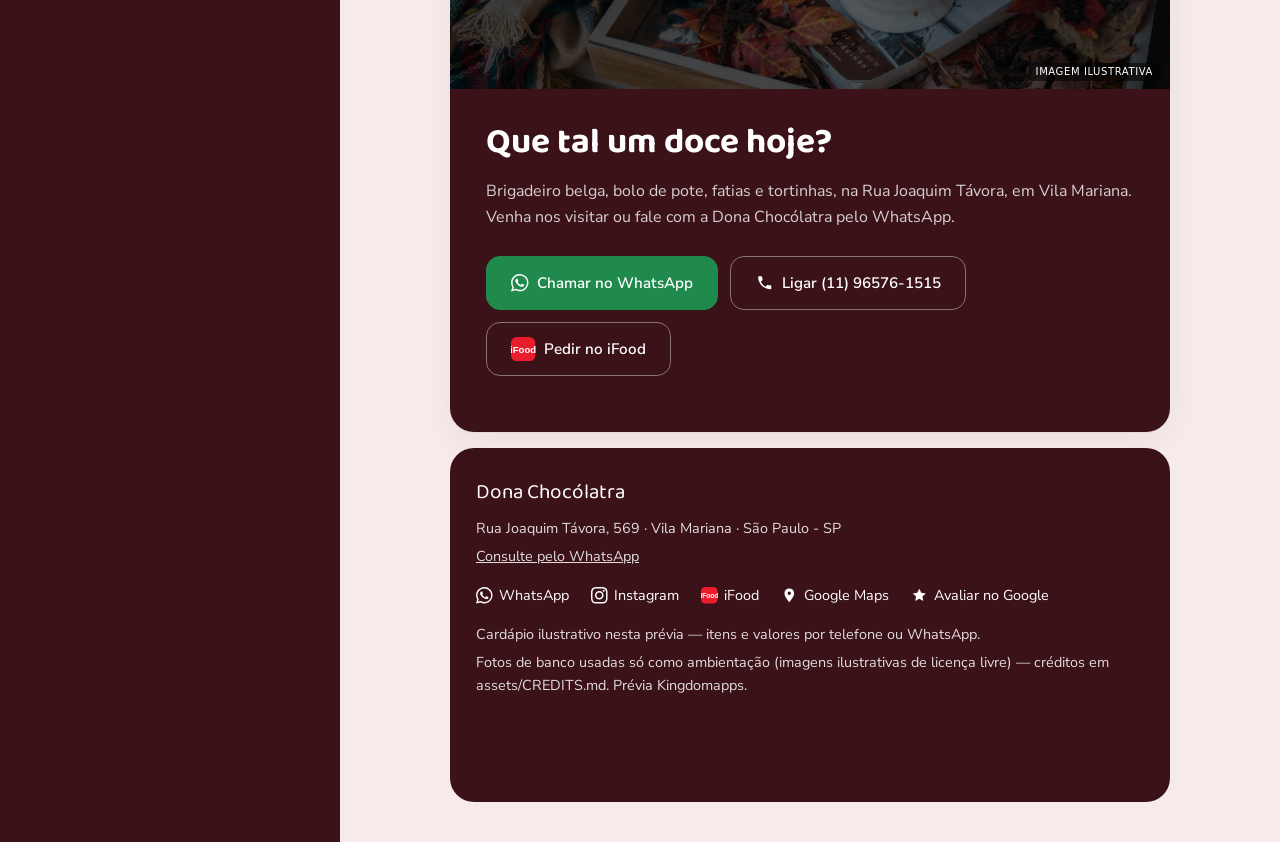
<file: v2/index.html>
<!DOCTYPE html>
<html lang="pt-BR">
<head>
<meta charset="UTF-8" />
<meta name="viewport" content="width=device-width, initial-scale=1" />
<meta name="robots" content="noindex, nofollow" />
<title>Dona Chocólatra | Confeitaria em Vila Mariana, São Paulo</title>
<meta name="description" content="Confeitaria de bairro em Vila Mariana, na Rua Joaquim Távora. Brigadeiro belga, bolo de pote, fatias e tortinhas para comer com calma na loja ou levar. Chame a Dona Chocólatra no WhatsApp." />
<meta name="theme-color" content="#3a1218" />
<link rel="preconnect" href="https://fonts.googleapis.com" />
<link rel="preconnect" href="https://fonts.gstatic.com" crossorigin />
<link rel="stylesheet" href="https://fonts.googleapis.com/css2?family=Baloo+2:wght@600;700;800&family=Nunito+Sans:wght@400;600;700;800&display=swap" />
<link rel="stylesheet" href="../assets/core.css" />
<link rel="stylesheet" href="../assets/E04.css" />
<link rel="stylesheet" href="../assets/lead.css" />
<style>:root{--brand:#8c2236;--brand2:#fbeef0;--brand-ink:#3a1218}</style>
</head>
<body class="est-E04" data-hours='{}' data-hours-unknown='[]'>
<!-- Kingdomapps · estrutura E04 (Coluna de pedido) · v2 · copy: copy.md -->
<a class="skip" href="#conteudo">Pular para o conteúdo</a>
<div class="e4-shell">
<header class="site-header e4-side" id="header">
  <div class="e4-side-inner">
    <a class="brand e4-brand" href="#topo" aria-label="Dona Chocólatra — início"><img class="brand-logo e4-logo" src="../assets/img/logo.jpg" width="400" height="400" alt="Logotipo Dona Chocólatra — placa vinho com coração vermelho e nome em letra cursiva" /><span class="brand-word">Dona Chocólatra</span></a>
    <p class="e4-side-line">Confeitaria · Vila Mariana · São Paulo</p>
    <a class="btn btn-wa btn-lg header-cta e4-side-wa" href="https://wa.me/5511965761515?text=Ol%C3%A1%21%20Vim%20pelo%20site%20da%20Dona%20Choc%C3%B3latra%20e%20gostaria%20de%20mais%20informa%C3%A7%C3%B5es." target="_blank" rel="noopener"><svg viewBox="0 0 24 24" aria-hidden="true" focusable="false"><path fill="currentColor" d="M17.47 14.38c-.3-.15-1.76-.87-2.03-.97-.27-.1-.47-.15-.67.15-.2.3-.77.97-.94 1.16-.17.2-.35.22-.64.07-.3-.15-1.26-.46-2.39-1.47-.88-.79-1.48-1.76-1.65-2.06-.17-.3-.02-.46.13-.6.13-.14.3-.35.45-.52.15-.17.2-.3.3-.5.1-.2.05-.37-.03-.52-.07-.15-.67-1.61-.92-2.2-.24-.58-.49-.5-.67-.51h-.57c-.2 0-.52.07-.8.37-.27.3-1.04 1.02-1.04 2.48s1.07 2.88 1.21 3.07c.15.2 2.1 3.2 5.08 4.49.71.31 1.26.49 1.7.63.71.22 1.36.19 1.87.12.57-.09 1.76-.72 2-1.41.25-.7.25-1.29.18-1.41-.08-.13-.27-.2-.57-.35zM12.05 21.78a9.87 9.87 0 0 1-5.03-1.38l-.36-.21-3.74.98 1-3.65-.24-.37a9.86 9.86 0 0 1-1.51-5.26c0-5.45 4.44-9.88 9.89-9.88 2.64 0 5.12 1.03 6.99 2.9a9.83 9.83 0 0 1 2.89 6.99c0 5.45-4.44 9.88-9.89 9.88zm8.41-18.3A11.82 11.82 0 0 0 12.05 0C5.5 0 .16 5.34.16 11.89c0 2.1.55 4.14 1.59 5.95L.06 24l6.3-1.65a11.88 11.88 0 0 0 5.69 1.45c6.55 0 11.89-5.34 11.89-11.89 0-3.18-1.24-6.17-3.48-8.41z"/></svg><span>Pedir pelo WhatsApp</span></a>
    <a class="e4-side-ig" href="https://instagram.com/donachocolatra" target="_blank" rel="noopener"><svg viewBox="0 0 24 24" aria-hidden="true" focusable="false"><path fill="currentColor" d="M12 2.2c3.2 0 3.58.01 4.85.07 3.25.15 4.77 1.69 4.92 4.92.06 1.27.07 1.65.07 4.85s-.01 3.58-.07 4.85c-.15 3.23-1.66 4.77-4.92 4.92-1.27.06-1.65.07-4.85.07s-3.58-.01-4.85-.07c-3.26-.15-4.77-1.7-4.92-4.92C2.17 15.58 2.16 15.2 2.16 12s.01-3.58.07-4.85C2.38 3.92 3.9 2.38 7.15 2.23 8.42 2.17 8.8 2.16 12 2.16zM12 0C8.74 0 8.33.01 7.05.07 2.7.27.27 2.69.07 7.05.01 8.33 0 8.74 0 12s.01 3.67.07 4.95c.2 4.36 2.62 6.78 6.98 6.98C8.33 23.99 8.74 24 12 24s3.67-.01 4.95-.07c4.35-.2 6.78-2.62 6.98-6.98.06-1.28.07-1.69.07-4.95s-.01-3.67-.07-4.95c-.2-4.35-2.62-6.78-6.98-6.98C15.67.01 15.26 0 12 0zm0 5.84a6.16 6.16 0 1 0 0 12.32 6.16 6.16 0 0 0 0-12.32zM12 16a4 4 0 1 1 0-8 4 4 0 0 1 0 8zm6.4-11.85a1.44 1.44 0 1 0 0 2.88 1.44 1.44 0 0 0 0-2.88z"/></svg><span>@donachocolatra</span></a>
    <nav class="site-nav e4-nav" id="site-nav" aria-label="Principal"><ul><li><a href="#sobre">Sobre</a></li><li><a href="#cardapio">Cardápio</a></li><li><a href="#entrega">Pedidos</a></li><li><a href="#contato">Contato</a></li><li class="nav-ifood"><a href="https://www.ifood.com.br/delivery/sao-paulo-sp/dona-chocolatra---doces-vila-mariana/298e9577-3425-4cb9-b59a-ba75bb12e1cf" target="_blank" rel="noopener"><svg viewBox="0 0 24 24" aria-hidden="true" focusable="false"><rect width="24" height="24" rx="6" fill="#ea1d2c"/><text x="12" y="15.6" text-anchor="middle" font-family="Arial,Helvetica,sans-serif" font-weight="700" font-size="9.5" fill="#fff">iFood</text></svg><span>iFood</span></a></li></ul></nav>
  </div>
</header>
<div class="e4-feed">
<main id="conteudo">
<section class="e4-card e4-post" id="topo" aria-labelledby="hero-title">
  <figure class="e4-post-media"><img src="../assets/img/fotos-foto-1.jpg" width="960" height="1280" alt="Fachada rosa da Dona Chocólatra na Rua Joaquim Távora, com toldo listrado e plantas na janela" fetchpriority="high" /></figure>
  <div class="e4-pad">
    <ul class="e4-pills"><li>Para comer na loja ou levar</li><li>Brigadeiro belga, bolos e tortinhas</li><li>Pix, dinheiro, crédito e débito</li><li>R. Joaquim Távora, 569 · Vila Mariana</li></ul>
    <h1 id="hero-title">Doces de chocolate para comer com calma, em Vila Mariana</h1>
    <p class="e4-lead">Brigadeiro belga, bolo de pote, fatias e tortinhas em uma confeitaria de bairro feita para sentar, conversar e aproveitar. A Dona Chocólatra recebe você na Rua Joaquim Távora.</p>
    <div class="hero-ctas"><a class="btn btn-wa btn-lg" href="https://wa.me/5511965761515?text=Ol%C3%A1%21%20Vim%20pelo%20site%20da%20Dona%20Choc%C3%B3latra%20e%20gostaria%20de%20mais%20informa%C3%A7%C3%B5es." target="_blank" rel="noopener"><svg viewBox="0 0 24 24" aria-hidden="true" focusable="false"><path fill="currentColor" d="M17.47 14.38c-.3-.15-1.76-.87-2.03-.97-.27-.1-.47-.15-.67.15-.2.3-.77.97-.94 1.16-.17.2-.35.22-.64.07-.3-.15-1.26-.46-2.39-1.47-.88-.79-1.48-1.76-1.65-2.06-.17-.3-.02-.46.13-.6.13-.14.3-.35.45-.52.15-.17.2-.3.3-.5.1-.2.05-.37-.03-.52-.07-.15-.67-1.61-.92-2.2-.24-.58-.49-.5-.67-.51h-.57c-.2 0-.52.07-.8.37-.27.3-1.04 1.02-1.04 2.48s1.07 2.88 1.21 3.07c.15.2 2.1 3.2 5.08 4.49.71.31 1.26.49 1.7.63.71.22 1.36.19 1.87.12.57-.09 1.76-.72 2-1.41.25-.7.25-1.29.18-1.41-.08-.13-.27-.2-.57-.35zM12.05 21.78a9.87 9.87 0 0 1-5.03-1.38l-.36-.21-3.74.98 1-3.65-.24-.37a9.86 9.86 0 0 1-1.51-5.26c0-5.45 4.44-9.88 9.89-9.88 2.64 0 5.12 1.03 6.99 2.9a9.83 9.83 0 0 1 2.89 6.99c0 5.45-4.44 9.88-9.89 9.88zm8.41-18.3A11.82 11.82 0 0 0 12.05 0C5.5 0 .16 5.34.16 11.89c0 2.1.55 4.14 1.59 5.95L.06 24l6.3-1.65a11.88 11.88 0 0 0 5.69 1.45c6.55 0 11.89-5.34 11.89-11.89 0-3.18-1.24-6.17-3.48-8.41z"/></svg><span>Chamar no WhatsApp</span></a><a class="btn btn-ghost btn-lg btn-tel" href="tel:+5511965761515"><svg viewBox="0 0 24 24" aria-hidden="true" focusable="false"><path fill="currentColor" d="M6.6 10.8a15.1 15.1 0 0 0 6.6 6.6l2.2-2.2a1 1 0 0 1 1-.25 11.4 11.4 0 0 0 3.6.57 1 1 0 0 1 1 1V20a1 1 0 0 1-1 1A17 17 0 0 1 3 4a1 1 0 0 1 1-1h3.5a1 1 0 0 1 1 1c0 1.25.2 2.45.57 3.57a1 1 0 0 1-.25 1z"/></svg><span>Ligar</span></a></div>
  </div>
</section>
<section class="e4-card e4-pad" id="destaques" aria-labelledby="dest-title">
  <p class="e4-kicker">Destaques</p><h2 id="dest-title">O que você encontra na Dona Chocólatra</h2><ul class="e4-feats"><li><span class="e4-ico" aria-hidden="true">1</span><div><h3>Brigadeiro belga</h3><p>Docinhos feitos com chocolate belga, para provar na hora ou levar.</p></div></li><li><span class="e4-ico" aria-hidden="true">2</span><div><h3>Bolo de pote, fatias e tortinhas</h3><p>Uma vitrine variada para quem quer um doce no capricho.</p></div></li><li><span class="e4-ico" aria-hidden="true">3</span><div><h3>Para sentar com calma</h3><p>Uma confeitaria de bairro com mesas para aproveitar o doce sem pressa.</p></div></li><li><span class="e4-ico" aria-hidden="true">4</span><div><h3>Atendimento pelo WhatsApp</h3><p>Tire dúvidas e consulte a vitrine do dia direto com a equipe.</p></div></li></ul>
</section>
<section class="e4-card e4-pad" id="cardapio" aria-labelledby="menu-title">
  <p class="e4-kicker">Cardápio <span class="sim-badge">Cardápio simulado</span></p>
  <h2 id="menu-title">Cardápio</h2><p class="e4-muted">Uma amostra do que pode estar na vitrine da Dona Chocólatra. Para o cardápio do dia e os valores, fale com a equipe.</p>
  <div class="sim-notice" role="note"><span class="sim-badge">Cardápio simulado</span><p><strong>CARDÁPIO SIMULADO — itens ilustrativos.</strong> Este cardápio foi criado apenas para a prévia do site. Os itens são ilustrativos e serão confirmados com a Dona Chocólatra antes da publicação. Valores e cardápio atual: consulte por telefone ou WhatsApp.</p></div>
  <div class="e4-accs"><details class="e4-acc" open><summary><span>Brigadeiros</span> <span class="sim-tag">Simulado</span><span class="e4-count">3 itens</span></summary><ul class="e4-dishes"><li><span class="e4-dish">Brigadeiro belga tradicional</span><small>Chocolate belga ao leite com granulado</small></li><li><span class="e4-dish">Brigadeiro belga meio amargo</span><small>Sabor intenso, para quem gosta de cacau</small></li><li><span class="e4-dish">Brigadeiro do dia</span><small>Sabor da vitrine — consulte a equipe</small></li></ul></details><details class="e4-acc"><summary><span>Bolos de pote</span> <span class="sim-tag">Simulado</span><span class="e4-count">3 itens</span></summary><ul class="e4-dishes"><li><span class="e4-dish">Bolo de pote de chocolate</span><small>Camadas de massa de chocolate e creme</small></li><li><span class="e4-dish">Bolo de pote de dois chocolates</span><small>Creme de chocolate ao leite e chocolate branco</small></li><li><span class="e4-dish">Bolo de pote do dia</span><small>Sabor da semana — consulte a vitrine</small></li></ul></details><details class="e4-acc"><summary><span>Fatias e tortinhas</span> <span class="sim-tag">Simulado</span><span class="e4-count">3 itens</span></summary><ul class="e4-dishes"><li><span class="e4-dish">Fatia de bolo de chocolate</span><small>Massa úmida com recheio cremoso</small></li><li><span class="e4-dish">Tortinha de chocolate</span><small>Base crocante e ganache</small></li><li><span class="e4-dish">Tortinha do dia</span><small>Criação da semana — consulte a equipe</small></li></ul></details><details class="e4-acc"><summary><span>Para acompanhar</span> <span class="sim-tag">Simulado</span><span class="e4-count">2 itens</span></summary><ul class="e4-dishes"><li><span class="e4-dish">Café espresso</span><small>Café curto para acompanhar o doce</small></li><li><span class="e4-dish">Chocolate quente</span><small>Bebida cremosa de chocolate</small></li></ul></details></div>
  <div class="e4-card-cta"><a class="btn btn-wa" href="https://wa.me/5511965761515?text=Ol%C3%A1%21%20Vim%20pelo%20site%20da%20Dona%20Choc%C3%B3latra%20e%20gostaria%20de%20mais%20informa%C3%A7%C3%B5es." target="_blank" rel="noopener"><svg viewBox="0 0 24 24" aria-hidden="true" focusable="false"><path fill="currentColor" d="M17.47 14.38c-.3-.15-1.76-.87-2.03-.97-.27-.1-.47-.15-.67.15-.2.3-.77.97-.94 1.16-.17.2-.35.22-.64.07-.3-.15-1.26-.46-2.39-1.47-.88-.79-1.48-1.76-1.65-2.06-.17-.3-.02-.46.13-.6.13-.14.3-.35.45-.52.15-.17.2-.3.3-.5.1-.2.05-.37-.03-.52-.07-.15-.67-1.61-.92-2.2-.24-.58-.49-.5-.67-.51h-.57c-.2 0-.52.07-.8.37-.27.3-1.04 1.02-1.04 2.48s1.07 2.88 1.21 3.07c.15.2 2.1 3.2 5.08 4.49.71.31 1.26.49 1.7.63.71.22 1.36.19 1.87.12.57-.09 1.76-.72 2-1.41.25-.7.25-1.29.18-1.41-.08-.13-.27-.2-.57-.35zM12.05 21.78a9.87 9.87 0 0 1-5.03-1.38l-.36-.21-3.74.98 1-3.65-.24-.37a9.86 9.86 0 0 1-1.51-5.26c0-5.45 4.44-9.88 9.89-9.88 2.64 0 5.12 1.03 6.99 2.9a9.83 9.83 0 0 1 2.89 6.99c0 5.45-4.44 9.88-9.89 9.88zm8.41-18.3A11.82 11.82 0 0 0 12.05 0C5.5 0 .16 5.34.16 11.89c0 2.1.55 4.14 1.59 5.95L.06 24l6.3-1.65a11.88 11.88 0 0 0 5.69 1.45c6.55 0 11.89-5.34 11.89-11.89 0-3.18-1.24-6.17-3.48-8.41z"/></svg><span>Consultar cardápio no WhatsApp</span></a></div>
</section>
<section class="e4-card" id="sobre" aria-labelledby="sobre-title">
  <div class="e4-pics e4-pics-2"><figure class="e4-pic"><img src="../assets/img/fotos-foto-3.jpg" width="960" height="1280" alt="Copo da Dona Chocólatra com sobremesa de chocolate e creme" loading="lazy" decoding="async" /></figure><figure class="e4-pic"><img src="../assets/img/fotos-foto-4.jpg" width="960" height="1280" alt="Salão com parede listrada em rosa, quadros e mesas com flores" loading="lazy" decoding="async" /></figure></div>
  <div class="e4-pad"><p class="e4-kicker">Sobre</p><h2 id="sobre-title">Sobre a Dona Chocólatra</h2><p>A Dona Chocólatra é uma confeitaria de bairro em Vila Mariana, São Paulo. O convite é simples: sentar e comer um doce com calma. Na vitrine, brigadeiro belga, bolo de pote, fatias e tortinhas, preparados para quem gosta de chocolate de verdade — para saborear em um ambiente aconchegante na Rua Joaquim Távora ou levar para quem você gosta.</p><p class="e4-apoio">Uma pausa doce no meio do dia.</p></div>
</section>
<section class="e4-card e4-pad" id="entrega" aria-labelledby="ent-title">
  <p class="e4-kicker">Pedidos</p><h2 id="ent-title">Na loja ou para levar</h2><p class="e4-muted">Passe na Dona Chocólatra, na Rua Joaquim Távora, para escolher seu doce na vitrine e aproveitar com calma, ou leve para casa. Para tirar dúvidas e consultar o cardápio do dia, chame no WhatsApp.</p>
  
  <ol class="e4-vline"><li><span class="e4-dot" aria-hidden="true">1</span><p>Chame no WhatsApp, ligue para (11) 96576-1515 ou peça pelo iFood.</p></li><li><span class="e4-dot" aria-hidden="true">2</span><p>Conte o que você procura — brigadeiros, bolos de pote, fatias ou tortinhas.</p></li><li><span class="e4-dot" aria-hidden="true">3</span><p>Combine os detalhes com a equipe.</p></li></ol>
  <dl class="e4-kv"><div><dt>Entrega e encomendas</dt><dd><a href="https://wa.me/5511965761515?text=Ol%C3%A1%21%20Vim%20pelo%20site%20da%20Dona%20Choc%C3%B3latra%20e%20gostaria%20de%20mais%20informa%C3%A7%C3%B5es." target="_blank" rel="noopener">Consulte pelo WhatsApp</a></dd></div><div><dt>iFood</dt><dd>Para receber em casa, a Dona Chocólatra também está no iFood.</dd></div></dl>
  <div class="order-links"><a class="btn btn-wa" href="https://wa.me/5511965761515?text=Ol%C3%A1%21%20Vim%20pelo%20site%20da%20Dona%20Choc%C3%B3latra%20e%20gostaria%20de%20mais%20informa%C3%A7%C3%B5es." target="_blank" rel="noopener"><svg viewBox="0 0 24 24" aria-hidden="true" focusable="false"><path fill="currentColor" d="M17.47 14.38c-.3-.15-1.76-.87-2.03-.97-.27-.1-.47-.15-.67.15-.2.3-.77.97-.94 1.16-.17.2-.35.22-.64.07-.3-.15-1.26-.46-2.39-1.47-.88-.79-1.48-1.76-1.65-2.06-.17-.3-.02-.46.13-.6.13-.14.3-.35.45-.52.15-.17.2-.3.3-.5.1-.2.05-.37-.03-.52-.07-.15-.67-1.61-.92-2.2-.24-.58-.49-.5-.67-.51h-.57c-.2 0-.52.07-.8.37-.27.3-1.04 1.02-1.04 2.48s1.07 2.88 1.21 3.07c.15.2 2.1 3.2 5.08 4.49.71.31 1.26.49 1.7.63.71.22 1.36.19 1.87.12.57-.09 1.76-.72 2-1.41.25-.7.25-1.29.18-1.41-.08-.13-.27-.2-.57-.35zM12.05 21.78a9.87 9.87 0 0 1-5.03-1.38l-.36-.21-3.74.98 1-3.65-.24-.37a9.86 9.86 0 0 1-1.51-5.26c0-5.45 4.44-9.88 9.89-9.88 2.64 0 5.12 1.03 6.99 2.9a9.83 9.83 0 0 1 2.89 6.99c0 5.45-4.44 9.88-9.89 9.88zm8.41-18.3A11.82 11.82 0 0 0 12.05 0C5.5 0 .16 5.34.16 11.89c0 2.1.55 4.14 1.59 5.95L.06 24l6.3-1.65a11.88 11.88 0 0 0 5.69 1.45c6.55 0 11.89-5.34 11.89-11.89 0-3.18-1.24-6.17-3.48-8.41z"/></svg><span>Pedir pelo WhatsApp</span></a><a class="app-link app-ifood" href="https://www.ifood.com.br/delivery/sao-paulo-sp/dona-chocolatra---doces-vila-mariana/298e9577-3425-4cb9-b59a-ba75bb12e1cf" target="_blank" rel="noopener"><svg viewBox="0 0 24 24" aria-hidden="true" focusable="false"><rect width="24" height="24" rx="6" fill="#ea1d2c"/><text x="12" y="15.6" text-anchor="middle" font-family="Arial,Helvetica,sans-serif" font-weight="700" font-size="9.5" fill="#fff">iFood</text></svg><span>Pedir no iFood</span></a></div>
</section>
<section class="e4-card e4-pad e4-review" id="avaliar" aria-labelledby="av-title">
  <p class="selo"><svg viewBox="0 0 24 24" aria-hidden="true" focusable="false"><path fill="currentColor" d="M12 2.5l2.9 6 6.6.8-4.9 4.5 1.3 6.5L12 17.1l-5.9 3.2 1.3-6.5L2.5 9.3l6.6-.8z"/></svg><span>4,8 no Google · 139 avaliações</span></p>
  <h2 id="av-title">Conte como foi o seu doce</h2><p class="e4-muted">Já passou pela Dona Chocólatra? Sua avaliação no Google ajuda outras pessoas a nos conhecer e nos ajuda a receber cada vez melhor.</p><a class="btn btn-review" href="https://search.google.com/local/writereview?placeid=ChIJ6TzaPtZbzpQRmnqxLxA_ln4" target="_blank" rel="noopener"><svg viewBox="0 0 24 24" aria-hidden="true" focusable="false"><path fill="currentColor" d="M12 2.5l2.9 6 6.6.8-4.9 4.5 1.3 6.5L12 17.1l-5.9 3.2 1.3-6.5L2.5 9.3l6.6-.8z"/></svg><span>Avaliar no Google</span></a>
</section>
<section class="e4-card e4-pad" id="contato" aria-labelledby="ct-title">
  <p class="e4-kicker">Contato</p><h2 id="ct-title">Onde estamos</h2>
  <div class="e4-contact"><div class="ct-card ct-addr"><h3><svg viewBox="0 0 24 24" aria-hidden="true" focusable="false"><path fill="currentColor" d="M12 2a7 7 0 0 0-7 7c0 5.25 7 13 7 13s7-7.75 7-13a7 7 0 0 0-7-7zm0 9.5a2.5 2.5 0 1 1 0-5 2.5 2.5 0 0 1 0 5z"/></svg><span>Endereço</span></h3><p>Rua Joaquim Távora, 569<br />Vila Mariana, São Paulo - SP, 04015-001</p><a class="text-link" href="https://www.google.com/maps/place/?q=place_id:ChIJ6TzaPtZbzpQRmnqxLxA_ln4" target="_blank" rel="noopener">Abrir no Google Maps →</a></div><div class="ct-card ct-hours"><h3>Horário</h3><p><a href="https://wa.me/5511965761515?text=Ol%C3%A1%21%20Vim%20pelo%20site%20da%20Dona%20Choc%C3%B3latra%20e%20gostaria%20de%20mais%20informa%C3%A7%C3%B5es." target="_blank" rel="noopener">Consulte pelo WhatsApp</a></p></div><div class="ct-card"><h3>Fale com a gente</h3><ul class="ct-list"><li><svg viewBox="0 0 24 24" aria-hidden="true" focusable="false"><path fill="currentColor" d="M17.47 14.38c-.3-.15-1.76-.87-2.03-.97-.27-.1-.47-.15-.67.15-.2.3-.77.97-.94 1.16-.17.2-.35.22-.64.07-.3-.15-1.26-.46-2.39-1.47-.88-.79-1.48-1.76-1.65-2.06-.17-.3-.02-.46.13-.6.13-.14.3-.35.45-.52.15-.17.2-.3.3-.5.1-.2.05-.37-.03-.52-.07-.15-.67-1.61-.92-2.2-.24-.58-.49-.5-.67-.51h-.57c-.2 0-.52.07-.8.37-.27.3-1.04 1.02-1.04 2.48s1.07 2.88 1.21 3.07c.15.2 2.1 3.2 5.08 4.49.71.31 1.26.49 1.7.63.71.22 1.36.19 1.87.12.57-.09 1.76-.72 2-1.41.25-.7.25-1.29.18-1.41-.08-.13-.27-.2-.57-.35zM12.05 21.78a9.87 9.87 0 0 1-5.03-1.38l-.36-.21-3.74.98 1-3.65-.24-.37a9.86 9.86 0 0 1-1.51-5.26c0-5.45 4.44-9.88 9.89-9.88 2.64 0 5.12 1.03 6.99 2.9a9.83 9.83 0 0 1 2.89 6.99c0 5.45-4.44 9.88-9.89 9.88zm8.41-18.3A11.82 11.82 0 0 0 12.05 0C5.5 0 .16 5.34.16 11.89c0 2.1.55 4.14 1.59 5.95L.06 24l6.3-1.65a11.88 11.88 0 0 0 5.69 1.45c6.55 0 11.89-5.34 11.89-11.89 0-3.18-1.24-6.17-3.48-8.41z"/></svg><span><strong>WhatsApp:</strong> <a href="https://wa.me/5511965761515?text=Ol%C3%A1%21%20Vim%20pelo%20site%20da%20Dona%20Choc%C3%B3latra%20e%20gostaria%20de%20mais%20informa%C3%A7%C3%B5es." target="_blank" rel="noopener">(11) 96576-1515</a></span></li><li><svg viewBox="0 0 24 24" aria-hidden="true" focusable="false"><path fill="currentColor" d="M6.6 10.8a15.1 15.1 0 0 0 6.6 6.6l2.2-2.2a1 1 0 0 1 1-.25 11.4 11.4 0 0 0 3.6.57 1 1 0 0 1 1 1V20a1 1 0 0 1-1 1A17 17 0 0 1 3 4a1 1 0 0 1 1-1h3.5a1 1 0 0 1 1 1c0 1.25.2 2.45.57 3.57a1 1 0 0 1-.25 1z"/></svg><span><strong>Telefone:</strong> <a href="tel:+5511965761515">(11) 96576-1515</a></span></li><li><svg viewBox="0 0 24 24" aria-hidden="true" focusable="false"><path fill="currentColor" d="M5 3h11a3 3 0 0 1 3 3v15H6a3 3 0 0 1-3-3V5a2 2 0 0 1 2-2zm2 5v2h9V8H7zm0 4v2h9v-2H7zm0 4v2h6v-2H7z"/></svg><span><strong>Pedidos on-line:</strong> <a href="https://www.ifood.com.br/delivery/sao-paulo-sp/dona-chocolatra---doces-vila-mariana/298e9577-3425-4cb9-b59a-ba75bb12e1cf" target="_blank" rel="noopener">iFood</a></span></li><li><svg viewBox="0 0 24 24" aria-hidden="true" focusable="false"><path fill="currentColor" d="M12 2.2c3.2 0 3.58.01 4.85.07 3.25.15 4.77 1.69 4.92 4.92.06 1.27.07 1.65.07 4.85s-.01 3.58-.07 4.85c-.15 3.23-1.66 4.77-4.92 4.92-1.27.06-1.65.07-4.85.07s-3.58-.01-4.85-.07c-3.26-.15-4.77-1.7-4.92-4.92C2.17 15.58 2.16 15.2 2.16 12s.01-3.58.07-4.85C2.38 3.92 3.9 2.38 7.15 2.23 8.42 2.17 8.8 2.16 12 2.16zM12 0C8.74 0 8.33.01 7.05.07 2.7.27.27 2.69.07 7.05.01 8.33 0 8.74 0 12s.01 3.67.07 4.95c.2 4.36 2.62 6.78 6.98 6.98C8.33 23.99 8.74 24 12 24s3.67-.01 4.95-.07c4.35-.2 6.78-2.62 6.98-6.98.06-1.28.07-1.69.07-4.95s-.01-3.67-.07-4.95c-.2-4.35-2.62-6.78-6.98-6.98C15.67.01 15.26 0 12 0zm0 5.84a6.16 6.16 0 1 0 0 12.32 6.16 6.16 0 0 0 0-12.32zM12 16a4 4 0 1 1 0-8 4 4 0 0 1 0 8zm6.4-11.85a1.44 1.44 0 1 0 0 2.88 1.44 1.44 0 0 0 0-2.88z"/></svg><span><strong>Instagram:</strong> <a href="https://instagram.com/donachocolatra" target="_blank" rel="noopener">@donachocolatra</a></span></li></ul></div></div>
</section>
<section class="e4-card e4-cta cta-final" id="cta-final" aria-labelledby="cta-title">
  <div class="e4-cta-media"><div class="amb amb-cta" style="--amb:url('../assets/img/ambiente-hot-chocolate.jpg')" aria-hidden="true"><span class="amb-tag">Imagem ilustrativa</span></div></div>
  <div class="e4-pad"><h2 id="cta-title">Que tal um doce hoje?</h2><p>Brigadeiro belga, bolo de pote, fatias e tortinhas, na Rua Joaquim Távora, em Vila Mariana. Venha nos visitar ou fale com a Dona Chocólatra pelo WhatsApp.</p><div class="hero-ctas"><a class="btn btn-wa btn-lg" href="https://wa.me/5511965761515?text=Ol%C3%A1%21%20Vim%20pelo%20site%20da%20Dona%20Choc%C3%B3latra%20e%20gostaria%20de%20mais%20informa%C3%A7%C3%B5es." target="_blank" rel="noopener"><svg viewBox="0 0 24 24" aria-hidden="true" focusable="false"><path fill="currentColor" d="M17.47 14.38c-.3-.15-1.76-.87-2.03-.97-.27-.1-.47-.15-.67.15-.2.3-.77.97-.94 1.16-.17.2-.35.22-.64.07-.3-.15-1.26-.46-2.39-1.47-.88-.79-1.48-1.76-1.65-2.06-.17-.3-.02-.46.13-.6.13-.14.3-.35.45-.52.15-.17.2-.3.3-.5.1-.2.05-.37-.03-.52-.07-.15-.67-1.61-.92-2.2-.24-.58-.49-.5-.67-.51h-.57c-.2 0-.52.07-.8.37-.27.3-1.04 1.02-1.04 2.48s1.07 2.88 1.21 3.07c.15.2 2.1 3.2 5.08 4.49.71.31 1.26.49 1.7.63.71.22 1.36.19 1.87.12.57-.09 1.76-.72 2-1.41.25-.7.25-1.29.18-1.41-.08-.13-.27-.2-.57-.35zM12.05 21.78a9.87 9.87 0 0 1-5.03-1.38l-.36-.21-3.74.98 1-3.65-.24-.37a9.86 9.86 0 0 1-1.51-5.26c0-5.45 4.44-9.88 9.89-9.88 2.64 0 5.12 1.03 6.99 2.9a9.83 9.83 0 0 1 2.89 6.99c0 5.45-4.44 9.88-9.89 9.88zm8.41-18.3A11.82 11.82 0 0 0 12.05 0C5.5 0 .16 5.34.16 11.89c0 2.1.55 4.14 1.59 5.95L.06 24l6.3-1.65a11.88 11.88 0 0 0 5.69 1.45c6.55 0 11.89-5.34 11.89-11.89 0-3.18-1.24-6.17-3.48-8.41z"/></svg><span>Chamar no WhatsApp</span></a><a class="btn btn-ghost btn-lg" href="tel:+5511965761515"><svg viewBox="0 0 24 24" aria-hidden="true" focusable="false"><path fill="currentColor" d="M6.6 10.8a15.1 15.1 0 0 0 6.6 6.6l2.2-2.2a1 1 0 0 1 1-.25 11.4 11.4 0 0 0 3.6.57 1 1 0 0 1 1 1V20a1 1 0 0 1-1 1A17 17 0 0 1 3 4a1 1 0 0 1 1-1h3.5a1 1 0 0 1 1 1c0 1.25.2 2.45.57 3.57a1 1 0 0 1-.25 1z"/></svg><span>Ligar (11) 96576-1515</span></a><a class="btn btn-ghost btn-lg btn-ifood" href="https://www.ifood.com.br/delivery/sao-paulo-sp/dona-chocolatra---doces-vila-mariana/298e9577-3425-4cb9-b59a-ba75bb12e1cf" target="_blank" rel="noopener" aria-label="Pedir na Dona Chocólatra pelo iFood"><svg viewBox="0 0 24 24" aria-hidden="true" focusable="false"><rect width="24" height="24" rx="6" fill="#ea1d2c"/><text x="12" y="15.6" text-anchor="middle" font-family="Arial,Helvetica,sans-serif" font-weight="700" font-size="9.5" fill="#fff">iFood</text></svg><span>Pedir no iFood</span></a></div></div>
</section>
</main>
<footer class="site-footer e4-footer">
  <p class="f-name">Dona Chocólatra</p><p>Rua Joaquim Távora, 569 · Vila Mariana · São Paulo - SP</p><p><a href="https://wa.me/5511965761515?text=Ol%C3%A1%21%20Vim%20pelo%20site%20da%20Dona%20Choc%C3%B3latra%20e%20gostaria%20de%20mais%20informa%C3%A7%C3%B5es." target="_blank" rel="noopener">Consulte pelo WhatsApp</a></p>
  <nav class="f-links" aria-label="Links"><a href="https://wa.me/5511965761515?text=Ol%C3%A1%21%20Vim%20pelo%20site%20da%20Dona%20Choc%C3%B3latra%20e%20gostaria%20de%20mais%20informa%C3%A7%C3%B5es." target="_blank" rel="noopener"><svg viewBox="0 0 24 24" aria-hidden="true" focusable="false"><path fill="currentColor" d="M17.47 14.38c-.3-.15-1.76-.87-2.03-.97-.27-.1-.47-.15-.67.15-.2.3-.77.97-.94 1.16-.17.2-.35.22-.64.07-.3-.15-1.26-.46-2.39-1.47-.88-.79-1.48-1.76-1.65-2.06-.17-.3-.02-.46.13-.6.13-.14.3-.35.45-.52.15-.17.2-.3.3-.5.1-.2.05-.37-.03-.52-.07-.15-.67-1.61-.92-2.2-.24-.58-.49-.5-.67-.51h-.57c-.2 0-.52.07-.8.37-.27.3-1.04 1.02-1.04 2.48s1.07 2.88 1.21 3.07c.15.2 2.1 3.2 5.08 4.49.71.31 1.26.49 1.7.63.71.22 1.36.19 1.87.12.57-.09 1.76-.72 2-1.41.25-.7.25-1.29.18-1.41-.08-.13-.27-.2-.57-.35zM12.05 21.78a9.87 9.87 0 0 1-5.03-1.38l-.36-.21-3.74.98 1-3.65-.24-.37a9.86 9.86 0 0 1-1.51-5.26c0-5.45 4.44-9.88 9.89-9.88 2.64 0 5.12 1.03 6.99 2.9a9.83 9.83 0 0 1 2.89 6.99c0 5.45-4.44 9.88-9.89 9.88zm8.41-18.3A11.82 11.82 0 0 0 12.05 0C5.5 0 .16 5.34.16 11.89c0 2.1.55 4.14 1.59 5.95L.06 24l6.3-1.65a11.88 11.88 0 0 0 5.69 1.45c6.55 0 11.89-5.34 11.89-11.89 0-3.18-1.24-6.17-3.48-8.41z"/></svg><span>WhatsApp</span></a><a href="https://instagram.com/donachocolatra" target="_blank" rel="noopener"><svg viewBox="0 0 24 24" aria-hidden="true" focusable="false"><path fill="currentColor" d="M12 2.2c3.2 0 3.58.01 4.85.07 3.25.15 4.77 1.69 4.92 4.92.06 1.27.07 1.65.07 4.85s-.01 3.58-.07 4.85c-.15 3.23-1.66 4.77-4.92 4.92-1.27.06-1.65.07-4.85.07s-3.58-.01-4.85-.07c-3.26-.15-4.77-1.7-4.92-4.92C2.17 15.58 2.16 15.2 2.16 12s.01-3.58.07-4.85C2.38 3.92 3.9 2.38 7.15 2.23 8.42 2.17 8.8 2.16 12 2.16zM12 0C8.74 0 8.33.01 7.05.07 2.7.27.27 2.69.07 7.05.01 8.33 0 8.74 0 12s.01 3.67.07 4.95c.2 4.36 2.62 6.78 6.98 6.98C8.33 23.99 8.74 24 12 24s3.67-.01 4.95-.07c4.35-.2 6.78-2.62 6.98-6.98.06-1.28.07-1.69.07-4.95s-.01-3.67-.07-4.95c-.2-4.35-2.62-6.78-6.98-6.98C15.67.01 15.26 0 12 0zm0 5.84a6.16 6.16 0 1 0 0 12.32 6.16 6.16 0 0 0 0-12.32zM12 16a4 4 0 1 1 0-8 4 4 0 0 1 0 8zm6.4-11.85a1.44 1.44 0 1 0 0 2.88 1.44 1.44 0 0 0 0-2.88z"/></svg><span>Instagram</span></a><a href="https://www.ifood.com.br/delivery/sao-paulo-sp/dona-chocolatra---doces-vila-mariana/298e9577-3425-4cb9-b59a-ba75bb12e1cf" target="_blank" rel="noopener"><svg viewBox="0 0 24 24" aria-hidden="true" focusable="false"><rect width="24" height="24" rx="6" fill="#ea1d2c"/><text x="12" y="15.6" text-anchor="middle" font-family="Arial,Helvetica,sans-serif" font-weight="700" font-size="9.5" fill="#fff">iFood</text></svg><span>iFood</span></a><a href="https://www.google.com/maps/place/?q=place_id:ChIJ6TzaPtZbzpQRmnqxLxA_ln4" target="_blank" rel="noopener"><svg viewBox="0 0 24 24" aria-hidden="true" focusable="false"><path fill="currentColor" d="M12 2a7 7 0 0 0-7 7c0 5.25 7 13 7 13s7-7.75 7-13a7 7 0 0 0-7-7zm0 9.5a2.5 2.5 0 1 1 0-5 2.5 2.5 0 0 1 0 5z"/></svg><span>Google Maps</span></a><a href="https://search.google.com/local/writereview?placeid=ChIJ6TzaPtZbzpQRmnqxLxA_ln4" target="_blank" rel="noopener"><svg viewBox="0 0 24 24" aria-hidden="true" focusable="false"><path fill="currentColor" d="M12 2.5l2.9 6 6.6.8-4.9 4.5 1.3 6.5L12 17.1l-5.9 3.2 1.3-6.5L2.5 9.3l6.6-.8z"/></svg><span>Avaliar no Google</span></a></nav>
  <p class="f-note">Cardápio ilustrativo nesta prévia — itens e valores por telefone ou WhatsApp.</p>
  <p class="f-credit">Fotos de banco usadas só como ambientação (imagens ilustrativas de licença livre) — créditos em assets/CREDITS.md. Prévia Kingdomapps.</p>
</footer>
</div>
</div>
<a class="wa-float" href="https://wa.me/5511965761515?text=Ol%C3%A1%21%20Vim%20pelo%20site%20da%20Dona%20Choc%C3%B3latra%20e%20gostaria%20de%20mais%20informa%C3%A7%C3%B5es." target="_blank" rel="noopener" aria-label="Chamar a Dona Chocólatra no WhatsApp"><svg viewBox="0 0 24 24" aria-hidden="true" focusable="false"><path fill="currentColor" d="M17.47 14.38c-.3-.15-1.76-.87-2.03-.97-.27-.1-.47-.15-.67.15-.2.3-.77.97-.94 1.16-.17.2-.35.22-.64.07-.3-.15-1.26-.46-2.39-1.47-.88-.79-1.48-1.76-1.65-2.06-.17-.3-.02-.46.13-.6.13-.14.3-.35.45-.52.15-.17.2-.3.3-.5.1-.2.05-.37-.03-.52-.07-.15-.67-1.61-.92-2.2-.24-.58-.49-.5-.67-.51h-.57c-.2 0-.52.07-.8.37-.27.3-1.04 1.02-1.04 2.48s1.07 2.88 1.21 3.07c.15.2 2.1 3.2 5.08 4.49.71.31 1.26.49 1.7.63.71.22 1.36.19 1.87.12.57-.09 1.76-.72 2-1.41.25-.7.25-1.29.18-1.41-.08-.13-.27-.2-.57-.35zM12.05 21.78a9.87 9.87 0 0 1-5.03-1.38l-.36-.21-3.74.98 1-3.65-.24-.37a9.86 9.86 0 0 1-1.51-5.26c0-5.45 4.44-9.88 9.89-9.88 2.64 0 5.12 1.03 6.99 2.9a9.83 9.83 0 0 1 2.89 6.99c0 5.45-4.44 9.88-9.89 9.88zm8.41-18.3A11.82 11.82 0 0 0 12.05 0C5.5 0 .16 5.34.16 11.89c0 2.1.55 4.14 1.59 5.95L.06 24l6.3-1.65a11.88 11.88 0 0 0 5.69 1.45c6.55 0 11.89-5.34 11.89-11.89 0-3.18-1.24-6.17-3.48-8.41z"/></svg><span>Chamar no WhatsApp</span></a>
<script src="../assets/site.js" defer></script>
</body>
</html>
</file>
<file: gate.css>
:root {
  --bg: #0f0e0c;
  --card: #1a1815;
  --text: #f4efe6;
  --muted: #9a9084;
  --accent: #c45c3a;
  --line: rgba(200, 180, 160, 0.15);
  --ok: #25d366;
  --font: "Segoe UI", system-ui, -apple-system, sans-serif;
}
*, *::before, *::after { box-sizing: border-box; margin: 0; padding: 0; }
body {
  min-height: 100vh;
  font-family: var(--font);
  background:
    radial-gradient(ellipse at top, rgba(196, 92, 58, 0.18), transparent 50%),
    var(--bg);
  color: var(--text);
  line-height: 1.5;
  -webkit-font-smoothing: antialiased;
}
.shell {
  width: min(100% - 2rem, 1100px);
  margin: 0 auto;
  padding: 2.5rem 0 3rem;
}
.brand-row {
  display: flex; align-items: center; justify-content: space-between;
  gap: 1rem; margin-bottom: 2rem;
}
.brand-row strong { letter-spacing: 0.04em; }
.brand-row span { color: var(--muted); font-size: 0.9rem; }

.lock {
  max-width: 420px;
  margin: 4vh auto 0;
  background: var(--card);
  border: 1px solid var(--line);
  border-radius: 18px;
  padding: 2rem 1.5rem;
  text-align: center;
}
.lock h1 {
  font-size: 1.45rem;
  margin-bottom: 0.5rem;
}
.lock p {
  color: var(--muted);
  font-size: 0.95rem;
  margin-bottom: 1.5rem;
}
.lock label {
  display: block; text-align: left; font-size: 0.8rem;
  color: var(--muted); margin-bottom: 0.4rem;
}
.lock input {
  width: 100%;
  font-size: 1.6rem;
  letter-spacing: 0.4em;
  text-align: center;
  padding: 0.85rem;
  border-radius: 12px;
  border: 1px solid var(--line);
  background: #12100e;
  color: var(--text);
  outline: none;
  margin-bottom: 0.85rem;
}
.lock input:focus { border-color: var(--accent); }
.lock button {
  width: 100%;
  padding: 0.9rem;
  border: none; border-radius: 999px;
  background: var(--accent); color: #fff;
  font-weight: 700; font-size: 0.95rem; cursor: pointer;
}
.lock button:hover { filter: brightness(1.08); }
.lock .err {
  color: #ff8a7a; font-size: 0.88rem; min-height: 1.2em;
  margin-top: 0.75rem;
}
.hidden { display: none !important; }

.gallery-head {
  margin-bottom: 1.5rem;
}
.gallery-head h1 { font-size: clamp(1.5rem, 3vw, 2rem); margin-bottom: 0.35rem; }
.gallery-head p { color: var(--muted); }

.cards {
  display: grid; gap: 1.25rem;
  grid-template-columns: 1fr;
}
.card {
  background: var(--card);
  border: 1px solid var(--line);
  border-radius: 16px;
  overflow: hidden;
  display: flex; flex-direction: column;
}
.card-preview {
  background: #0a0908;
  border-bottom: 1px solid var(--line);
  aspect-ratio: 16/10;
  position: relative;
}
.card-preview iframe {
  width: 200%; height: 200%;
  transform: scale(0.5);
  transform-origin: 0 0;
  border: 0;
  pointer-events: none;
  background: #fff;
}
.card-body { padding: 1.15rem 1.2rem 1.35rem; }
.card-body h2 { font-size: 1.1rem; margin-bottom: 0.35rem; }
.card-body p { color: var(--muted); font-size: 0.9rem; margin-bottom: 1rem; }
.card-actions { display: flex; flex-wrap: wrap; gap: 0.6rem; }
.card-actions a {
  display: inline-flex; align-items: center;
  padding: 0.6rem 1rem; border-radius: 999px;
  font-size: 0.85rem; font-weight: 650; text-decoration: none;
}
.card-actions .open {
  background: var(--accent); color: #fff;
}
.card-actions .open:hover { filter: brightness(1.08); }
.toolbar {
  display: flex; justify-content: flex-end; margin-bottom: 1rem;
}
.toolbar button {
  background: transparent; border: 1px solid var(--line);
  color: var(--muted); border-radius: 999px;
  padding: 0.45rem 0.9rem; cursor: pointer; font-size: 0.8rem;
}
.toolbar button:hover { color: var(--text); }

footer {
  margin-top: 2.5rem;
  color: var(--muted);
  font-size: 0.85rem;
  border-top: 1px solid var(--line);
  padding-top: 1.25rem;
}

@media (min-width: 900px) {
  .cards { grid-template-columns: repeat(3, 1fr); }
}
</file>
<file: assets/core.css>
/* Kingdomapps — base institucional (estrutura e mecânica comuns às 3 skins) */
*,*::before,*::after{box-sizing:border-box}
html{scroll-behavior:smooth;-webkit-text-size-adjust:100%}
body{margin:0;background:var(--bg);color:var(--ink);font-family:var(--font-body);font-size:16px;line-height:1.6;text-rendering:optimizeLegibility}
img{max-width:100%;height:auto;display:block}
a{color:inherit}
h1,h2,h3{font-family:var(--font-display);line-height:1.1;margin:0 0 .5em;font-weight:var(--display-weight,600)}
p{margin:0 0 1em}
ul,ol{margin:0;padding:0}
svg{width:1.15em;height:1.15em;flex:none}
.sr-only{position:absolute;width:1px;height:1px;overflow:hidden;clip:rect(0 0 0 0);white-space:nowrap}
.skip{position:absolute;left:12px;top:-60px;z-index:100;background:var(--ink);color:var(--bg);padding:10px 14px}
.skip:focus{top:12px}
:focus-visible{outline:3px solid var(--focus,var(--brand2));outline-offset:3px}
.wrap{width:100%;max-width:1180px;margin:0 auto;padding:0 20px}
.sec{padding:var(--sec-pad,72px) 0;position:relative}
.kicker{font-size:.78rem;letter-spacing:.18em;text-transform:uppercase;color:var(--muted);margin-bottom:.8em;display:flex;align-items:center;gap:.6em;flex-wrap:wrap}
.lead{font-size:1.08rem;color:var(--muted)}
.tbc{display:inline-block;font-size:.78em;padding:.1em .6em;border:1px dashed currentColor;border-radius:99px;opacity:.85;white-space:nowrap}
.interim-flag{margin:0;padding:8px 20px;background:#fff3cd;color:#5c4400;font:600 13px/1.4 system-ui,sans-serif;text-align:center}
/* botões */
.btn{display:inline-flex;align-items:center;justify-content:center;gap:.55em;min-height:46px;padding:.7em 1.3em;text-decoration:none;font-weight:600;border:1px solid transparent;border-radius:var(--btn-radius,6px);cursor:pointer;transition:transform .15s ease,background .2s ease,color .2s ease,border-color .2s ease;font-family:var(--font-btn,var(--font-body));letter-spacing:var(--btn-track,0);text-transform:var(--btn-case,none);font-size:var(--btn-size,.95rem)}
.btn:hover{transform:translateY(-1px)}
.btn-lg{min-height:54px;padding:.85em 1.6em}
.btn-sm{min-height:40px;padding:.5em 1em;font-size:.85rem}
.btn-wa{background:var(--wa-bg);color:var(--wa-ink);border-color:var(--wa-bg)}
.btn-wa:hover{background:var(--wa-hover,var(--wa-bg))}
.btn-ghost{background:transparent;color:inherit;border-color:currentColor}
.btn-review{background:var(--review-bg,#fff);color:var(--review-ink,#1f1f1f);border-color:var(--review-line,#dadce0)}
.btn-review svg{color:#f4b400}
/* header */
.site-header{position:sticky;top:0;z-index:50;background:var(--header-bg,var(--bg));color:var(--header-ink,var(--ink));transition:background .25s ease,box-shadow .25s ease}
.header-inner{display:flex;align-items:center;gap:16px;min-height:68px}
.brand{display:flex;align-items:center;gap:10px;text-decoration:none;margin-right:auto}
.brand-logo{width:46px;height:46px;object-fit:cover;border-radius:var(--logo-radius,50%);background:#fff}
.brand-word{font-family:var(--font-display);font-size:1.35rem;font-weight:var(--display-weight,600);line-height:1}
.site-nav ul{list-style:none;display:flex;gap:26px}
.site-nav a{text-decoration:none;font-size:.9rem}
.site-nav a:hover{text-decoration:underline;text-underline-offset:6px}
.nav-toggle{display:none;background:none;border:0;color:inherit;width:44px;height:44px;cursor:pointer;padding:0}
.nav-toggle .bars,.nav-toggle .bars::before,.nav-toggle .bars::after{display:block;width:22px;height:2px;background:currentColor;margin:auto;position:relative;transition:transform .2s ease}
.nav-toggle .bars::before,.nav-toggle .bars::after{content:"";position:absolute;left:0}
.nav-toggle .bars::before{top:-7px}.nav-toggle .bars::after{top:7px}
.nav-open .nav-toggle .bars{background:transparent}
.nav-open .nav-toggle .bars::before{transform:translateY(7px) rotate(45deg)}
.nav-open .nav-toggle .bars::after{transform:translateY(-7px) rotate(-45deg)}
@media (max-width:880px){
  .nav-toggle{display:block}
  .header-cta span{display:none}
  .header-cta{padding:.5em .7em}
  .site-nav{position:fixed;inset:68px 0 auto 0;background:var(--nav-mobile-bg,var(--bg));color:var(--ink);padding:12px 20px 24px;box-shadow:0 18px 30px rgba(0,0,0,.18);transform:translateY(-12px);opacity:0;visibility:hidden;transition:.2s ease}
  .nav-open .site-nav{transform:none;opacity:1;visibility:visible}
  .site-nav ul{flex-direction:column;gap:0}
  .site-nav a{display:block;padding:14px 0;font-size:1.05rem;border-bottom:1px solid var(--line)}
}
/* hero */
.hero{position:relative;overflow:hidden}
.hero-media{margin:0}
.hero-media img{width:100%;height:100%;object-fit:cover}
.hero-copy{position:relative}
.hero h1{font-size:clamp(2.3rem,6vw,4.4rem)}
.eyebrow{font-size:.8rem;letter-spacing:.2em;text-transform:uppercase;margin-bottom:1.1em}
.hero-ctas{display:flex;flex-wrap:wrap;gap:12px;margin:1.6em 0 1.4em}
.chips{list-style:none;display:flex;flex-wrap:wrap;gap:8px}
.chips li{font-size:.85rem;padding:.35em .85em;border:1px solid var(--chip-line,currentColor);border-radius:var(--chip-radius,99px)}
.open-badge{display:inline-flex;align-items:center;gap:.5em;font-size:.85rem;font-weight:600;margin:0}
.open-badge::before{content:"";width:9px;height:9px;border-radius:50%;background:#2fbf71;box-shadow:0 0 0 4px rgba(47,191,113,.2)}
.open-badge[hidden]{display:none}
/* sobre + galeria */
.sobre-grid{display:grid;gap:40px}
.apoio{font-weight:600}
.gallery{display:grid;grid-template-columns:repeat(2,1fr);gap:var(--gal-gap,10px)}
.g-item{margin:0;position:relative;overflow:hidden;border-radius:var(--img-radius,0)}
.g-item img{width:100%;height:100%;object-fit:cover;aspect-ratio:1/1}
.g-item figcaption{position:absolute;left:0;right:0;bottom:0;padding:22px 10px 8px;font-size:.78rem;color:#fff;background:linear-gradient(transparent,rgba(0,0,0,.72))}
@media (min-width:900px){.sobre-grid{grid-template-columns:1fr 1.15fr;align-items:center;gap:64px}}
/* destaques */
.feats{list-style:none;display:grid;gap:18px;grid-template-columns:1fr;margin-top:28px}
@media (min-width:640px){.feats{grid-template-columns:repeat(2,1fr)}}
@media (min-width:1000px){.feats{grid-template-columns:repeat(4,1fr)}}
.feat h3{font-size:1.3rem}
.feat p{margin:0;color:var(--muted)}
.feat-n{display:block;font-family:var(--font-display);font-size:1.1rem;margin-bottom:.6em;color:var(--accent)}
/* cardápio */
.cardapio{overflow:hidden}
.amb{position:absolute;inset:0;background-image:var(--amb);background-size:cover;background-position:center;z-index:0}
.amb::after{content:"";position:absolute;inset:0;background:var(--amb-overlay,rgba(0,0,0,.6))}
.amb-tag{position:absolute;right:10px;bottom:8px;z-index:2;font:500 10px/1 system-ui,sans-serif;letter-spacing:.06em;text-transform:uppercase;color:#fff;background:rgba(0,0,0,.55);padding:4px 7px;border-radius:3px}
.amb-menu{bottom:auto;height:var(--amb-menu-h,320px)}
.cardapio .wrap,.cta-final .wrap{position:relative;z-index:1}
.menu-head{max-width:720px}
.sim-badge{display:inline-flex;align-items:center;gap:.4em;font:700 .72rem/1 var(--font-body);letter-spacing:.08em;text-transform:uppercase;background:var(--sim-bg,#fff3cd);color:var(--sim-ink,#5c4400);padding:.5em .75em;border-radius:4px}
.sim-badge::before{content:"!";display:inline-grid;place-items:center;width:1.3em;height:1.3em;border-radius:50%;background:currentColor;color:var(--sim-bg,#fff3cd);font-size:.9em}
.sim-notice{display:flex;flex-direction:column;gap:10px;align-items:flex-start;margin:24px 0;padding:16px 18px;background:var(--notice-bg,rgba(255,243,205,.95));color:var(--notice-ink,#4a3800);border-left:4px solid #e0a800;border-radius:6px;font-size:.92rem}
.sim-notice p{margin:0}
.menu-tabs{display:flex;flex-wrap:wrap;gap:8px;margin:8px 0 22px}
.menu-tabs [role=tab]{font:inherit;cursor:pointer;min-height:44px;padding:.5em 1.1em;border:1px solid var(--line);background:transparent;color:inherit;border-radius:var(--btn-radius,6px)}
.menu-tabs [role=tab][aria-selected=true]{background:var(--tab-on-bg,var(--ink));color:var(--tab-on-ink,var(--bg));border-color:var(--tab-on-bg,var(--ink))}
.menu-panel{padding:22px;background:var(--surface);border:1px solid var(--line);border-radius:var(--card-radius,8px)}
.menu-cat{font-size:1.4rem;display:flex;align-items:center;gap:.6em;flex-wrap:wrap}
.sim-tag{font:700 .65rem/1 var(--font-body);letter-spacing:.1em;text-transform:uppercase;padding:.45em .6em;border:1px solid currentColor;border-radius:3px;opacity:.75}
.menu-list{list-style:none;display:grid;gap:0}
@media (min-width:820px){.menu-list{grid-template-columns:1fr 1fr;column-gap:40px}}
.mi{display:grid;grid-template-columns:1fr auto;gap:2px 16px;padding:14px 0;border-bottom:1px dashed var(--line)}
.mi-name{font-weight:600}
.mi-desc{grid-column:1/2;grid-row:2;font-size:.9rem;color:var(--muted)}
.mi-price{grid-column:2;grid-row:1;white-space:nowrap;font-weight:600;color:var(--price,var(--accent))}
.mi-price .pl{font-weight:400;font-size:.78rem;color:var(--muted)}
.menu-note{margin:14px 0 0;color:var(--muted)}
.menu-cta{margin-top:26px}
/* entrega */
.entrega-grid{display:grid;gap:36px}
@media (min-width:900px){.entrega-grid{grid-template-columns:1.1fr 1fr;align-items:start;gap:64px}}
.kv{display:grid;gap:10px;margin:18px 0 0}
.kv div{display:flex;flex-wrap:wrap;gap:6px 12px;align-items:center;padding:10px 0;border-top:1px solid var(--line)}
.kv dt{font-weight:600}.kv dd{margin:0}
.steps-box{padding:26px;background:var(--surface);border:1px solid var(--line);border-radius:var(--card-radius,8px)}
.steps{counter-reset:s;list-style:none;display:grid;gap:12px;margin-bottom:22px}
.steps li{counter-increment:s;display:grid;grid-template-columns:34px 1fr;gap:12px;align-items:start}
.steps li::before{content:counter(s);display:grid;place-items:center;width:34px;height:34px;border-radius:50%;background:var(--accent);color:var(--accent-ink);font-weight:700}
.order-links{display:flex;flex-wrap:wrap;gap:12px;align-items:center}
.app-link{display:inline-flex;align-items:center;gap:.55em;min-height:46px;padding:.5em 1em;border:1px solid var(--line);border-radius:var(--btn-radius,6px);text-decoration:none;font-weight:600;background:var(--surface)}
.app-link svg{width:28px;height:28px}
/* avaliar */
.avaliar-inner{max-width:760px;text-align:center;margin:0 auto}
.selo{display:inline-flex;align-items:center;gap:.5em;font-weight:600;margin-bottom:1em}
.selo svg{color:#f4b400}
/* contato */
.contato-grid{display:grid;gap:22px}
@media (min-width:900px){.contato-grid{grid-template-columns:repeat(3,1fr)}.ct-head{grid-column:1/-1}}
.ct-card{padding:24px;background:var(--surface);border:1px solid var(--line);border-radius:var(--card-radius,8px)}
.ct-card h3{display:flex;align-items:center;gap:.4em;font-size:1.25rem}
.ct-list{list-style:none;display:grid;gap:12px}
.ct-list li{display:flex;gap:10px;align-items:flex-start}
.ct-list li svg{margin-top:.2em;width:1.2em;height:1.2em}
.ct-list a{text-underline-offset:3px}
.text-link{font-weight:600;text-underline-offset:4px}
/* cta final */
.cta-final{overflow:hidden;color:#fff}
.cta-inner{text-align:center;max-width:760px}
.cta-inner .hero-ctas{justify-content:center}
.amb-cta::after{background:var(--amb-cta-overlay,rgba(0,0,0,.62))}
/* footer */
.site-footer{padding:48px 0 110px;background:var(--footer-bg,var(--ink));color:var(--footer-ink,var(--bg))}
.footer-inner{display:grid;gap:22px}
.f-brand{display:flex;gap:14px;align-items:flex-start}
.f-brand p{margin:0 0 .3em;font-size:.9rem;opacity:.85}
.f-name{font-family:var(--font-display);font-size:1.25rem!important;opacity:1!important}
.f-links{display:flex;flex-wrap:wrap;gap:10px 22px}
.f-links a{display:inline-flex;align-items:center;gap:.45em;text-decoration:none;font-size:.9rem}
.f-links a:hover{text-decoration:underline}
.f-note,.f-credit{margin:0;font-size:.8rem;opacity:.7}
/* WhatsApp flutuante */
.wa-float{position:fixed;right:16px;bottom:16px;z-index:60;display:inline-flex;align-items:center;gap:.5em;padding:.85em 1.2em;background:#25d366;color:#0b3d1f;font-weight:700;text-decoration:none;border-radius:99px;box-shadow:0 10px 26px rgba(0,0,0,.28);transform:translateY(140%);transition:transform .3s ease}
.wa-float svg{width:1.5em;height:1.5em}
.show-float .wa-float{transform:none}
@media (max-width:600px){.wa-float{left:16px;right:16px;justify-content:center}}
@media (prefers-reduced-motion:reduce){*{transition:none!important;scroll-behavior:auto!important}}
.gallery:has(> .g-item:nth-child(2):last-child){grid-template-columns:repeat(2,1fr)}
.gallery:has(> .g-item:nth-child(2):last-child) .g-item{grid-column:auto;grid-row:auto}
.gallery:has(> .g-item:nth-child(2):last-child) .g-item img{aspect-ratio:3/4}
/* iFood no menu do topo (leads ext) */
.site-nav .nav-ifood a{display:inline-flex;align-items:center;gap:.45em}
.site-nav .nav-ifood svg{width:1.6em;height:1.6em}
.btn-ifood svg{width:1.6em;height:1.6em}
</file>
<file: assets/E01.css>
/* E01 — Vitrine editorial. Mecânica comum em core.css. Marca: --brand (principal), --brand2 (acento), --brand-ink (tinta escura). */
:root{--bg:#f6efe6;--paper:#fffaf3;--ink:var(--brand-ink);--muted:#6f6158;--surface:#fffaf3;--line:rgba(46,33,25,.16);
  --accent:var(--brand);--accent-ink:#fff;--font-display:'Cormorant Garamond',Georgia,serif;--font-body:'Jost',system-ui,sans-serif;
  --display-weight:500;--wa-bg:#1f7a4a;--wa-ink:#fff;--wa-hover:#18643c;--btn-radius:0;--btn-case:uppercase;--btn-track:.12em;--btn-size:.78rem;
  --header-bg:rgba(246,239,230,.92);--tab-on-bg:var(--brand-ink)}
body{font-weight:400}
.e1-kicker{font-size:.72rem;letter-spacing:.32em;text-transform:uppercase;color:var(--brand);margin:0 0 1em;display:flex;gap:.8em;align-items:center;flex-wrap:wrap;justify-content:inherit}
.e1-narrow{max-width:760px;margin:0 auto;padding:0 22px;text-align:center}
.e1-header{backdrop-filter:blur(8px);border-bottom:1px solid var(--line)}
.e1-header .brand-logo{width:40px;height:40px}
.e1-header .site-nav a{font-size:.74rem;letter-spacing:.2em;text-transform:uppercase}
.btn-ghost{border-color:currentColor}
/* hero dividido */
.e1-hero{display:grid;grid-template-columns:1fr;background:var(--bg)}
.e1-hero-photo{margin:0;height:58vh;min-height:320px;overflow:hidden}
.e1-hero-photo img{width:100%;height:100%;object-fit:cover}
.e1-hero-panel{padding:36px 22px 44px;background:var(--paper);position:relative}
.e1-hero-top{display:flex;align-items:center;gap:16px;margin-bottom:18px}
.e1-emblem{width:92px;height:92px;border-radius:50%;object-fit:cover;box-shadow:0 0 0 6px var(--paper),0 0 0 7px var(--line)}
.e1-wordmark{font-family:var(--font-display);font-size:2rem;margin:0;letter-spacing:.06em}
.e1-eyebrow{font-size:.7rem;letter-spacing:.28em;text-transform:uppercase;color:var(--muted);margin:0}
.e1-hero h1{font-size:clamp(2.3rem,5vw,3.9rem);line-height:1.02;margin-bottom:.4em}
.e1-lead{color:var(--muted);font-size:1.02rem;max-width:34em}
.e1-chips{list-style:none;display:flex;flex-wrap:wrap;gap:4px 0;margin:0 0 26px;padding-top:10px;border-top:1px solid var(--line)}
.e1-chips li{font-size:.78rem;letter-spacing:.08em;color:var(--muted)}
.e1-chips li+li::before{content:"·";margin:0 .7em;color:var(--brand2)}
.e1-index ol{list-style:none;border-top:1px solid var(--line)}
.e1-index a{display:flex;gap:18px;align-items:baseline;padding:12px 0;border-bottom:1px solid var(--line);text-decoration:none;font-family:var(--font-display);font-size:1.3rem}
.e1-index a:hover{color:var(--brand)}
.e1-idx{font-family:var(--font-body);font-size:.7rem;letter-spacing:.2em;color:var(--brand2)}
@media (min-width:960px){
  .e1-hero{grid-template-columns:1.25fr 1fr;min-height:calc(100vh - 68px)}
  .e1-hero-photo{height:auto;min-height:100%}
  .e1-hero-panel{padding:56px 56px 56px;display:flex;flex-direction:column;justify-content:center}
}
/* sobre editorial */
.e1-sobre{padding:96px 0 72px;background:var(--bg)}
.e1-sobre h2{font-size:clamp(2rem,4vw,3rem)}
.e1-intro{font-family:var(--font-display);font-size:clamp(1.3rem,2.4vw,1.7rem);line-height:1.45}
.e1-sign{font-family:var(--font-display);font-style:italic;color:var(--brand);font-size:1.2rem;margin-top:1.4em}
.e1-sign::before{content:"";display:block;width:60px;height:1px;background:var(--brand2);margin:0 auto 1.2em}
/* destaques em linhas alternadas */
.e1-dest{padding:40px 0 0;background:var(--bg)}
.e1-dest h2{font-size:clamp(1.9rem,3.6vw,2.8rem);margin-bottom:40px}
.e1-rows{list-style:none}
.e1-row{display:grid;grid-template-columns:1fr}
.e1-row-media{margin:0;min-height:300px;overflow:hidden}
.e1-row-media img{width:100%;height:100%;object-fit:cover;aspect-ratio:4/3;max-height:70vh}
.e1-row-block{display:grid;place-items:center;background:var(--brand);color:var(--paper);font-family:var(--font-display);font-size:5rem}
.e1-row-text{padding:40px 24px 48px;background:var(--paper);display:flex;flex-direction:column;justify-content:center}
.e1-row:nth-child(even) .e1-row-text{background:var(--brand-ink);color:var(--paper)}
.e1-row:nth-child(even) .e1-row-text p{color:rgba(255,250,243,.8)}
.e1-num{font-family:var(--font-display);font-size:3.2rem;color:var(--brand2);line-height:1}
.e1-row-text h3{font-size:clamp(1.6rem,2.6vw,2.2rem);margin:.3em 0 .4em}
.e1-row-text p{color:var(--muted);max-width:30em;margin:0}
@media (min-width:860px){
  .e1-row{grid-template-columns:1fr 1fr;min-height:440px}
  .e1-flip .e1-row-media{order:2}
  .e1-row-media{height:min(560px,42vw);min-height:0}
  .e1-row-media img{aspect-ratio:auto;height:100%}
  .e1-row-text{padding:56px 8vw 56px 64px}
}
/* cardápio = carta impressa */
.e1-menu{position:relative;padding:0 0 88px;background:var(--bg)}
.e1-menu .amb-menu{height:300px}
.e1-menu .amb::after{background:rgba(46,33,25,.45)}
.e1-menu .amb-tag{top:10px;bottom:auto}
.e1-paper{position:relative;z-index:1;max-width:1000px;margin:180px auto 0;background:var(--paper);padding:44px 24px;outline:1px solid var(--line);outline-offset:-12px;box-shadow:0 30px 60px rgba(46,33,25,.12)}
.e1-paper-head{text-align:center;justify-content:center;margin-bottom:8px}
.e1-paper-head .e1-kicker{justify-content:center}
.e1-paper-head h2{font-size:clamp(2.2rem,4vw,3.2rem);margin-bottom:.2em}
.e1-paper-head p{color:var(--muted)}
.e1-paper .sim-notice{margin:20px auto 28px;max-width:720px}
.e1-paper .menu-panel{background:transparent;border:0;padding:0;margin:0 0 30px;break-inside:avoid}
.e1-paper .menu-cat{font-size:1.5rem;justify-content:center;text-align:center;border-bottom:1px solid var(--line);padding-bottom:.4em}
.e1-paper .menu-list{grid-template-columns:1fr!important}
.e1-paper .mi{grid-template-columns:auto 1fr auto;border-bottom:0;padding:9px 0}
.e1-paper .mi::after{content:"";grid-column:2;grid-row:1;border-bottom:1px dotted rgba(46,33,25,.35);margin:0 8px .45em;align-self:end}
.e1-paper .mi-name{grid-column:1;grid-row:1}
.e1-paper .mi-price{grid-column:3;grid-row:1;color:var(--brand)}
.e1-paper .mi-desc{grid-column:1/-1;grid-row:2;font-size:.85rem}
@media (min-width:860px){.e1-paper{padding:60px 64px;display:grid;grid-template-columns:1fr 1fr;column-gap:56px;align-items:start}
  .e1-paper > :not(.menu-panel){grid-column:1/-1}}
.e1-paper .menu-cta{text-align:center}
/* pedidos (faixa escura) */
.e1-orders{background:var(--brand-ink);color:var(--paper);padding:84px 0}
.e1-orders .e1-kicker{color:var(--brand2)}
.e1-orders h2{font-size:clamp(2rem,3.6vw,2.8rem)}
.e1-orders p{color:rgba(255,250,243,.82)}
.e1-orders-grid{display:grid;gap:40px}
@media (min-width:900px){.e1-orders-grid{grid-template-columns:1.1fr 1fr;gap:80px}}
.e1-orders .app-link{background:transparent;color:var(--paper);border-color:rgba(255,250,243,.35)}
.e1-orders .order-links{margin-top:22px}
.e1-steps{counter-reset:s;list-style:none;margin:0 0 26px}
.e1-steps li{counter-increment:s;padding:14px 0 14px 54px;position:relative;border-bottom:1px solid rgba(255,250,243,.15)}
.e1-steps li::before{content:counter(s,decimal-leading-zero);position:absolute;left:0;top:10px;font-family:var(--font-display);font-size:1.6rem;color:var(--brand2)}
.e1-kv div{display:flex;flex-wrap:wrap;gap:4px 12px;padding:10px 0;border-bottom:1px solid rgba(255,250,243,.12);font-size:.92rem}
.e1-kv dt{font-weight:500;color:var(--brand2)}.e1-kv dd{margin:0}
.e1-orders a{color:inherit}
/* avaliação */
.e1-review{padding:96px 0;background:var(--paper)}
.e1-quote-mark{font-family:var(--font-display);font-size:7rem;line-height:.6;color:var(--brand2);margin:0}
.e1-review h2{font-size:clamp(1.9rem,3.4vw,2.6rem)}
.e1-review p{color:var(--muted)}
/* contato */
.e1-contact{padding:88px 0;background:var(--bg)}
.e1-contact-grid{display:grid;gap:0;border-top:1px solid var(--ink)}
.e1-contact-head{padding:28px 0}
.e1-contact-head h2{font-size:clamp(2.2rem,4vw,3.4rem);margin:0}
.e1-contact .ct-card{background:transparent;border:0;border-top:1px solid var(--line);border-radius:0;padding:24px 0}
.e1-contact .ct-card h3{font-size:.74rem;letter-spacing:.28em;text-transform:uppercase;font-family:var(--font-body);color:var(--brand)}
.e1-contact .ct-addr p{font-family:var(--font-display);font-size:1.5rem;line-height:1.3}
@media (min-width:900px){.e1-contact-grid{grid-template-columns:1.2fr 1fr 1fr 1.2fr;gap:0 36px}.e1-contact .ct-card{border-top:0}}
/* CTA final */
.e1-cta{position:relative;padding:130px 0;color:#fff;text-align:center;overflow:hidden}
.e1-cta .amb::after{background:rgba(30,20,14,.6)}
.e1-cta-inner{position:relative;z-index:1;max-width:720px;margin:0 auto;padding:0 22px}
.e1-cta h2{font-size:clamp(2.4rem,5vw,4rem)}
.e1-cta .hero-ctas{justify-content:center}
.e1-cta .btn-ghost{color:#fff}
/* rodapé */
.e1-footer{text-align:center;background:var(--brand-ink);color:var(--paper)}
.e1-foot-logo{width:110px;height:110px;border-radius:50%;margin:0 auto 18px;object-fit:cover}
.e1-footer .f-links{justify-content:center;margin:20px 0}
.e1-footer p{opacity:.85;font-size:.9rem;margin:0 0 .4em}
.e1-footer .f-name{font-family:var(--font-display);font-size:1.4rem;opacity:1}
.e1-paper .mi:not(:has(.mi-price))::after{display:none}
</file>
<file: assets/lead.css>
img[src$="logo.jpg"]{border-radius:50%!important;object-fit:cover}
</file>
<file: assets/E04.css>
/* E04 — Coluna de pedido. Mecânica comum em core.css. --brand = acento, --brand-ink = coluna escura, --brand2 = fundo do feed. */
:root{--bg:color-mix(in srgb,var(--brand2,#f3ede2) 70%,#e9e4dc);--ink:#1d1b19;--muted:#615a53;--surface:#fff;--line:rgba(0,0,0,.1);--accent:var(--brand);--accent-ink:#fff;
  --font-display:'Baloo 2',system-ui,sans-serif;--font-body:'Nunito Sans',system-ui,sans-serif;--display-weight:700;
  --wa-bg:#1f8a4c;--wa-ink:#fff;--wa-hover:#18703d;--btn-radius:14px;--card-radius:24px}
.e4-shell{display:block}
/* coluna lateral */
.e4-side{position:sticky;top:0;z-index:50;background:var(--brand-ink);color:#fff}
.e4-side-inner{display:flex;align-items:center;gap:12px;padding:10px 16px;flex-wrap:wrap}
.e4-brand{margin-right:auto;gap:10px}
.e4-logo{width:44px;height:44px;background:#000;border:2px solid #fff}
.e4-brand .brand-word{font-size:1.25rem}
.e4-side-line,.e4-side-ig{display:none}
.e4-side-wa{min-height:42px;padding:.5em .9em;font-size:.85rem}
.e4-nav{position:static!important;transform:none!important;opacity:1!important;visibility:visible!important;background:transparent!important;box-shadow:none!important;padding:0!important;width:100%;color:#fff}
.e4-nav ul{display:flex;flex-direction:row!important;gap:8px!important;overflow-x:auto;padding:2px 0 4px;scrollbar-width:none}
.e4-nav a{display:inline-flex!important;align-items:center;gap:.4em;white-space:nowrap;padding:.45em .95em!important;border:1px solid rgba(255,255,255,.25)!important;border-radius:99px;font-size:.85rem!important;text-decoration:none}
.e4-nav a:hover{background:rgba(255,255,255,.1);text-decoration:none}
@media (min-width:1000px){
  .e4-shell{display:grid;grid-template-columns:340px 1fr;min-height:100vh}
  .e4-side{height:100vh}
  .e4-side-inner{flex-direction:column;align-items:stretch;height:100%;padding:40px 30px;gap:18px;flex-wrap:nowrap}
  .e4-brand{flex-direction:column;align-items:flex-start;margin:0}
  .e4-logo{width:150px;height:150px;border-width:4px}
  .e4-brand .brand-word{font-size:2rem;margin-top:10px}
  .e4-side-line{display:block;color:rgba(255,255,255,.7);font-size:.9rem;margin:0}
  .e4-side-wa{min-height:54px;font-size:1rem}
  .e4-side-ig{display:inline-flex;align-items:center;gap:.5em;color:#fff;text-decoration:none;font-weight:600;opacity:.85}
  .e4-nav{margin-top:auto}
  .e4-nav ul{flex-direction:column!important;gap:2px!important;overflow:visible}
  .e4-nav a{border:0!important;border-radius:10px;padding:.7em .8em!important;font-size:1rem!important;width:100%}
}
/* feed */
.e4-feed{background:var(--bg);padding:18px 12px 40px}
.e4-feed main{max-width:680px;margin:0 auto;display:grid;gap:16px}
.e4-card{background:var(--surface);border-radius:var(--card-radius);overflow:hidden;box-shadow:0 1px 0 rgba(0,0,0,.04),0 10px 30px rgba(0,0,0,.05)}
.e4-pad{padding:26px 22px}
@media (min-width:600px){.e4-pad{padding:34px 36px}}
.e4-kicker{font-weight:800;font-size:.75rem;letter-spacing:.14em;text-transform:uppercase;color:var(--brand);margin:0 0 .6em;display:flex;gap:.6em;align-items:center;flex-wrap:wrap}
.e4-card h2{font-size:clamp(1.7rem,4vw,2.2rem)}
.e4-muted{color:var(--muted)}
/* post */
.e4-post-media{margin:0}
.e4-post-media img{width:100%;aspect-ratio:4/5;max-height:72vh;object-fit:cover}
.e4-pills{list-style:none;display:flex;flex-wrap:wrap;gap:6px;margin:0 0 14px}
.e4-pills li{font-size:.8rem;font-weight:700;background:var(--bg);padding:.35em .8em;border-radius:99px}
.e4-post h1{font-size:clamp(2rem,6vw,2.9rem);line-height:1.02}
.e4-lead{color:var(--muted)}
.e4-post .hero-ctas{margin-bottom:0}
.btn-ghost{border-color:var(--line);background:var(--bg)}
/* destaques */
.e4-feats{list-style:none;display:grid;gap:12px;margin-top:14px}
@media (min-width:560px){.e4-feats{grid-template-columns:1fr 1fr}}
.e4-feats li{display:flex;gap:12px;align-items:flex-start;padding:14px;border-radius:16px;background:var(--bg)}
.e4-ico{flex:none;display:grid;place-items:center;width:34px;height:34px;border-radius:10px;background:var(--brand);color:#fff;font-weight:800}
.e4-feats h3{font-size:1.1rem;margin:0 0 .2em}
.e4-feats p{margin:0;color:var(--muted);font-size:.92rem}
/* sanfona */
.e4-accs{display:grid;gap:10px;margin:8px 0 6px}
.e4-acc{border:1px solid var(--line);border-radius:16px;overflow:hidden}
.e4-acc summary{list-style:none;cursor:pointer;display:flex;align-items:center;gap:10px;padding:14px 16px;font:700 1.1rem/1.2 var(--font-display);min-height:52px}
.e4-acc summary::-webkit-details-marker{display:none}
.e4-acc summary::after{content:"+";margin-left:8px;font-size:1.4rem;color:var(--brand);transition:transform .2s}
.e4-acc[open] summary::after{transform:rotate(45deg)}
.e4-count{margin-left:auto;font:600 .78rem var(--font-body);color:var(--muted)}
.e4-dishes{list-style:none;display:flex;flex-wrap:wrap;gap:8px;padding:2px 16px 16px}
.e4-dishes li{background:var(--bg);border-radius:12px;padding:.5em .85em;display:flex;flex-direction:column}
.e4-dish{font-weight:700}
.e4-dishes small{color:var(--muted);font-size:.8rem}
.e4-price{color:var(--brand)}
.e4-card-cta{margin-top:16px}
/* sobre */
.e4-pics{display:grid;gap:4px}
.e4-pics-2{grid-template-columns:1fr 1fr}
.e4-pic{margin:0}.e4-pic img{width:100%;aspect-ratio:1/1;object-fit:cover}
.e4-apoio{font-weight:800;color:var(--brand)}
/* pedidos */
.e4-alert{background:color-mix(in srgb,var(--brand) 12%,#fff);border-left:4px solid var(--brand);padding:12px 14px;border-radius:10px;font-weight:700}
.e4-vline{list-style:none;margin:18px 0;position:relative}
.e4-vline::before{content:"";position:absolute;left:17px;top:8px;bottom:8px;width:2px;background:var(--line)}
.e4-vline li{display:flex;gap:14px;align-items:flex-start;padding:8px 0;position:relative}
.e4-dot{flex:none;display:grid;place-items:center;width:36px;height:36px;border-radius:50%;background:var(--brand-ink);color:#fff;font-weight:800;position:relative}
.e4-vline p{margin:.4em 0 0}
.e4-kv div{display:flex;flex-wrap:wrap;gap:4px 10px;padding:12px 0;border-top:1px solid var(--line)}
.e4-kv dt{font-weight:800}.e4-kv dd{margin:0}
.e4-card .order-links{margin-top:16px}
/* contato */
.e4-contact{display:grid;gap:10px;margin-top:10px}
.e4-contact .ct-card{background:var(--bg);border:0;border-radius:16px;padding:18px}
/* avaliação */
.e4-review{text-align:center}
/* CTA */
.e4-cta-media{position:relative;height:220px}
.e4-cta{background:var(--brand-ink);color:#fff}
.e4-cta p{color:rgba(255,255,255,.8)}
.e4-cta .btn-ghost{color:#fff;background:transparent;border-color:rgba(255,255,255,.4)}
/* rodapé dentro do feed */
.e4-footer{max-width:680px;margin:16px auto 0;border-radius:var(--card-radius);padding:28px 26px 100px;background:var(--brand-ink);color:#fff}
.e4-footer p{margin:0 0 .35em;font-size:.9rem;opacity:.85}
.e4-footer .f-name{font-family:var(--font-display);font-size:1.3rem!important;opacity:1}
.e4-footer .f-links{margin:16px 0}
@media (max-width:600px){.wa-float{left:12px;right:12px;bottom:12px;border-radius:16px}}
@media (min-width:1000px){.e4-shell{background:linear-gradient(to right,var(--brand-ink) 340px,var(--bg) 340px)}.e4-feed main,.e4-footer{max-width:720px}.wa-float{display:none!important}}
</file>
